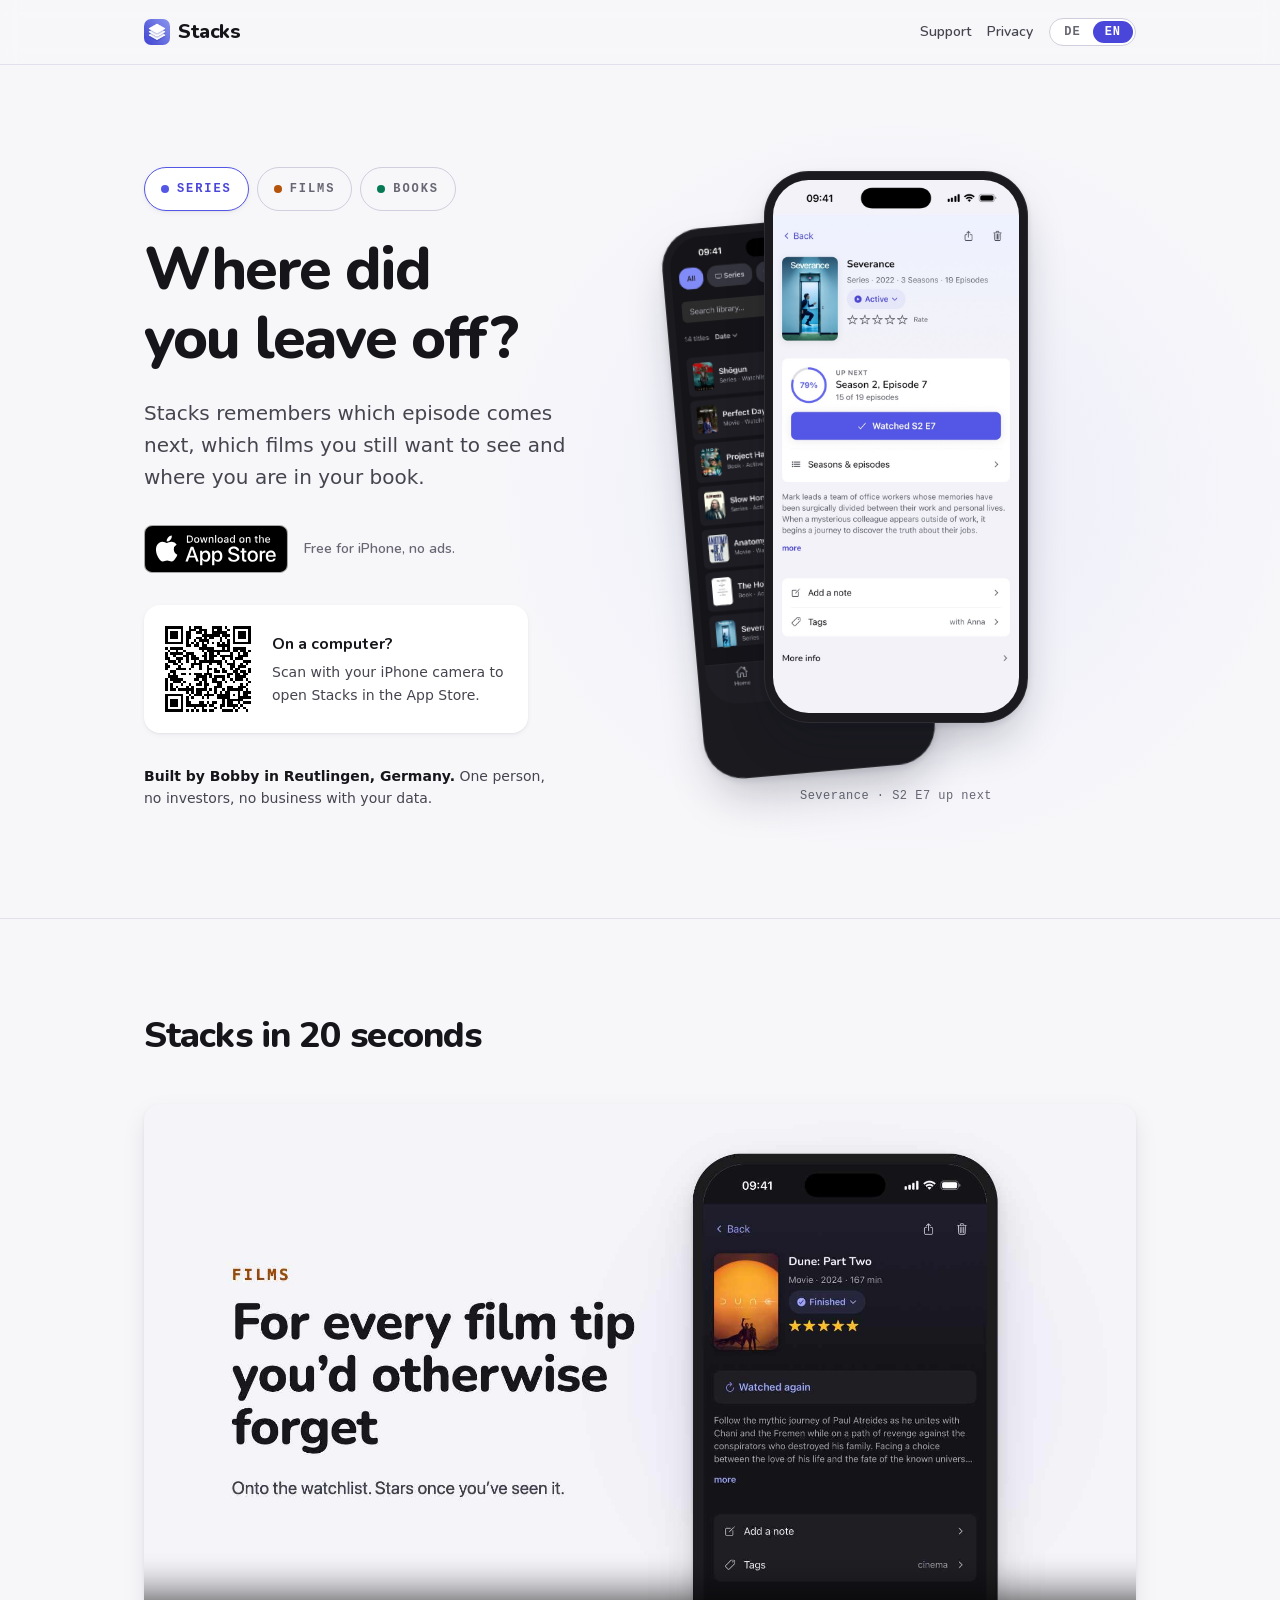
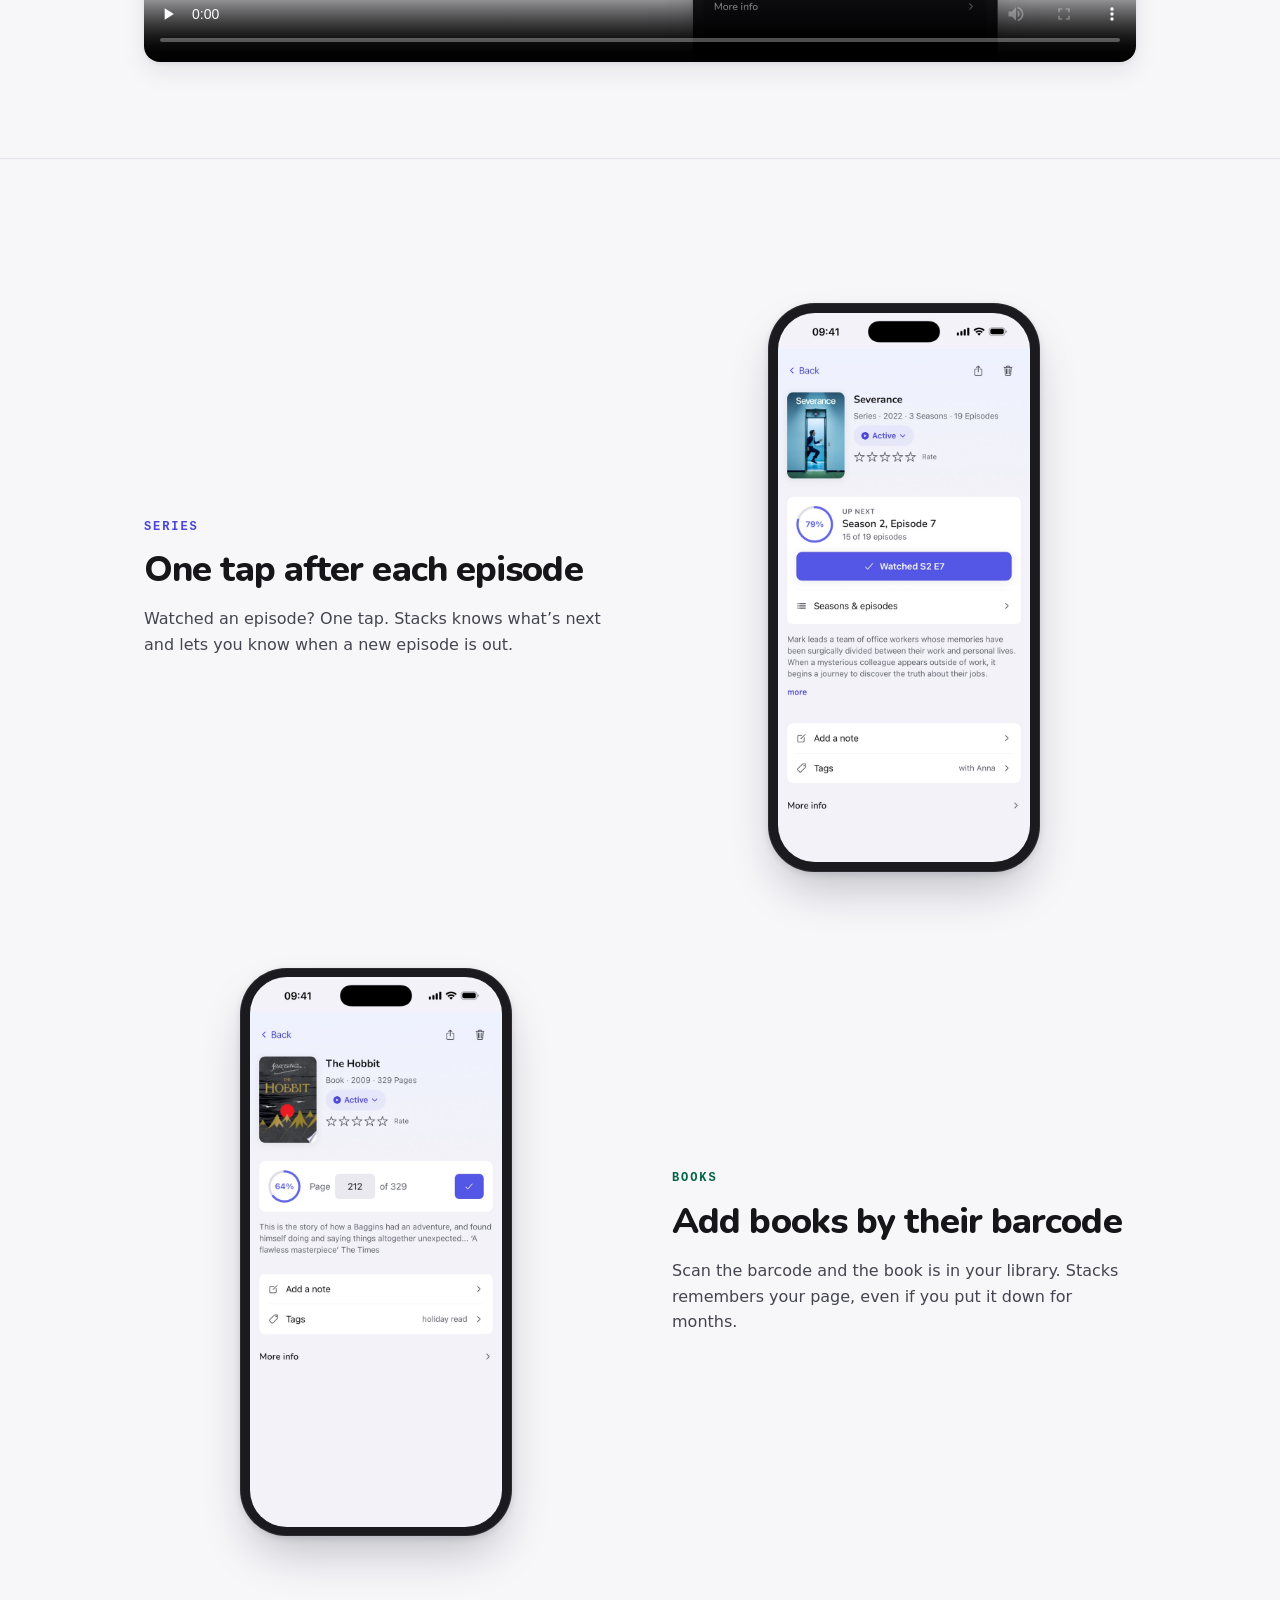
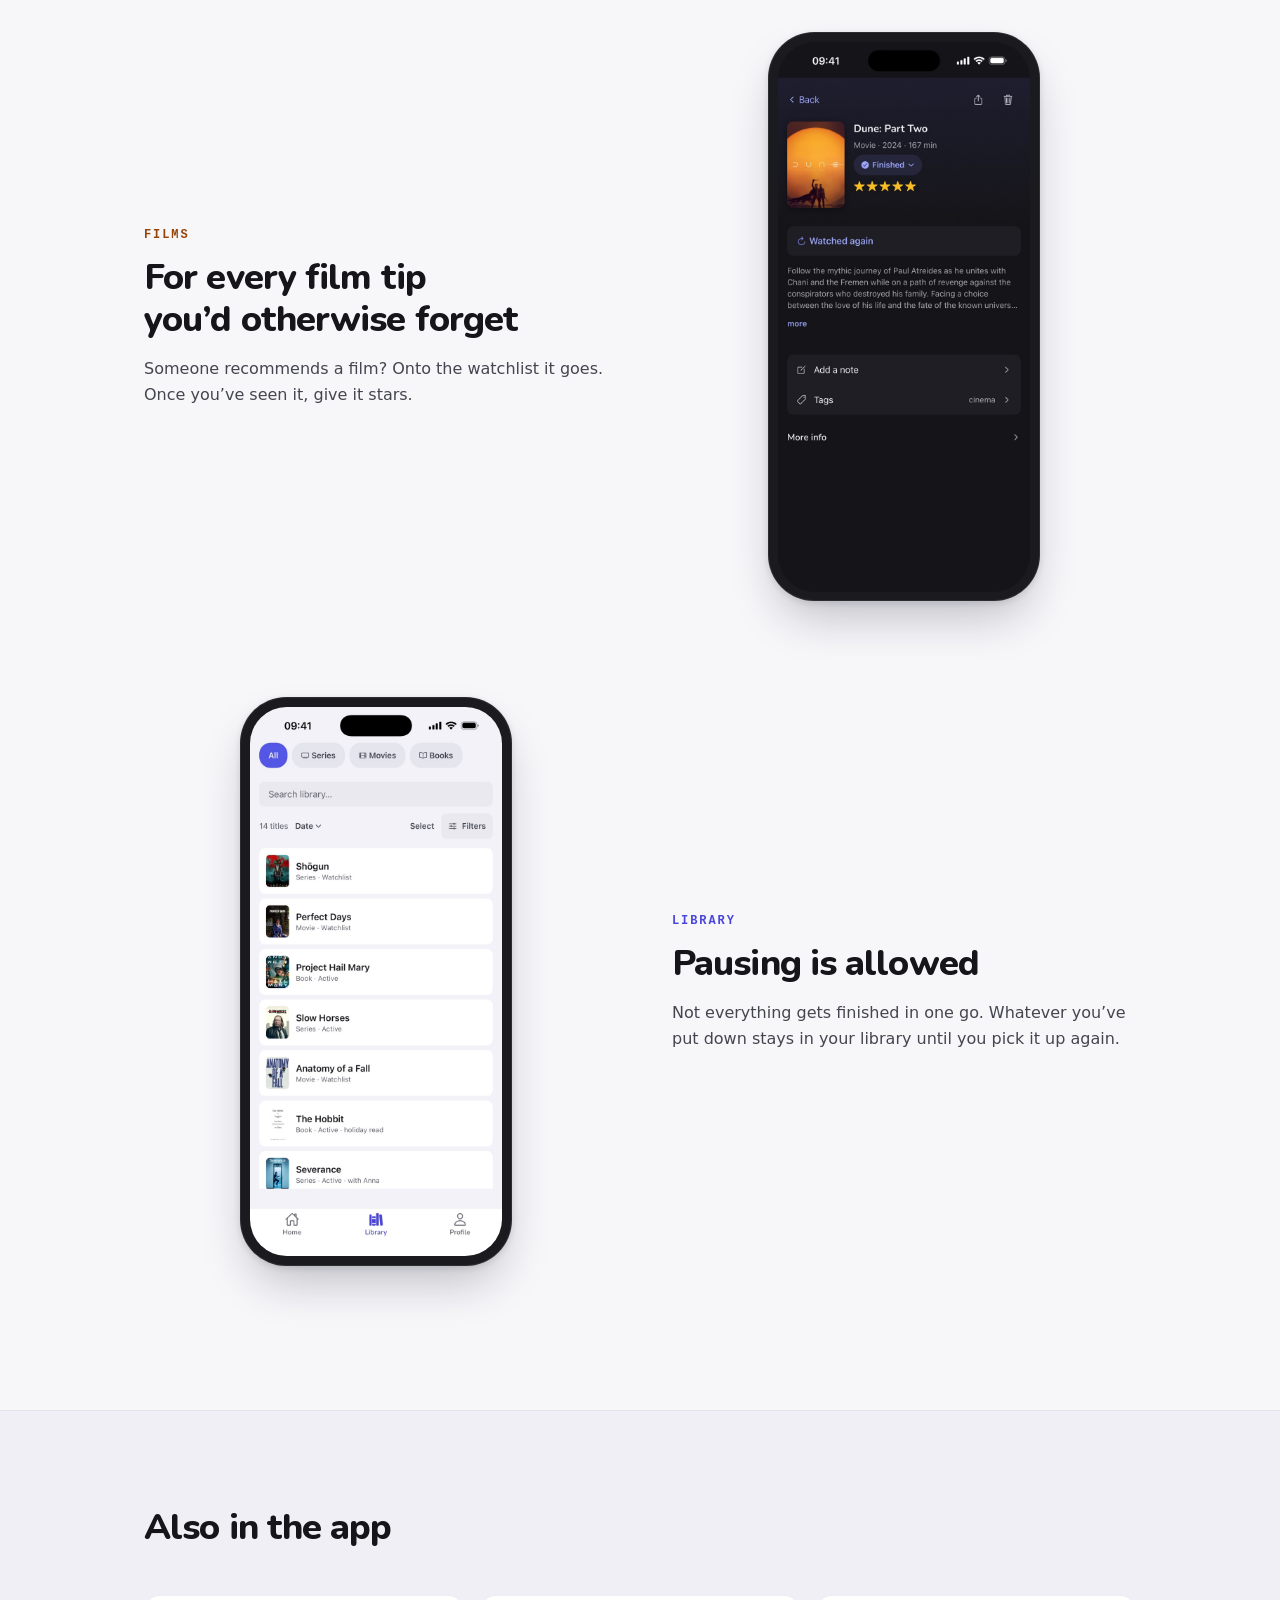
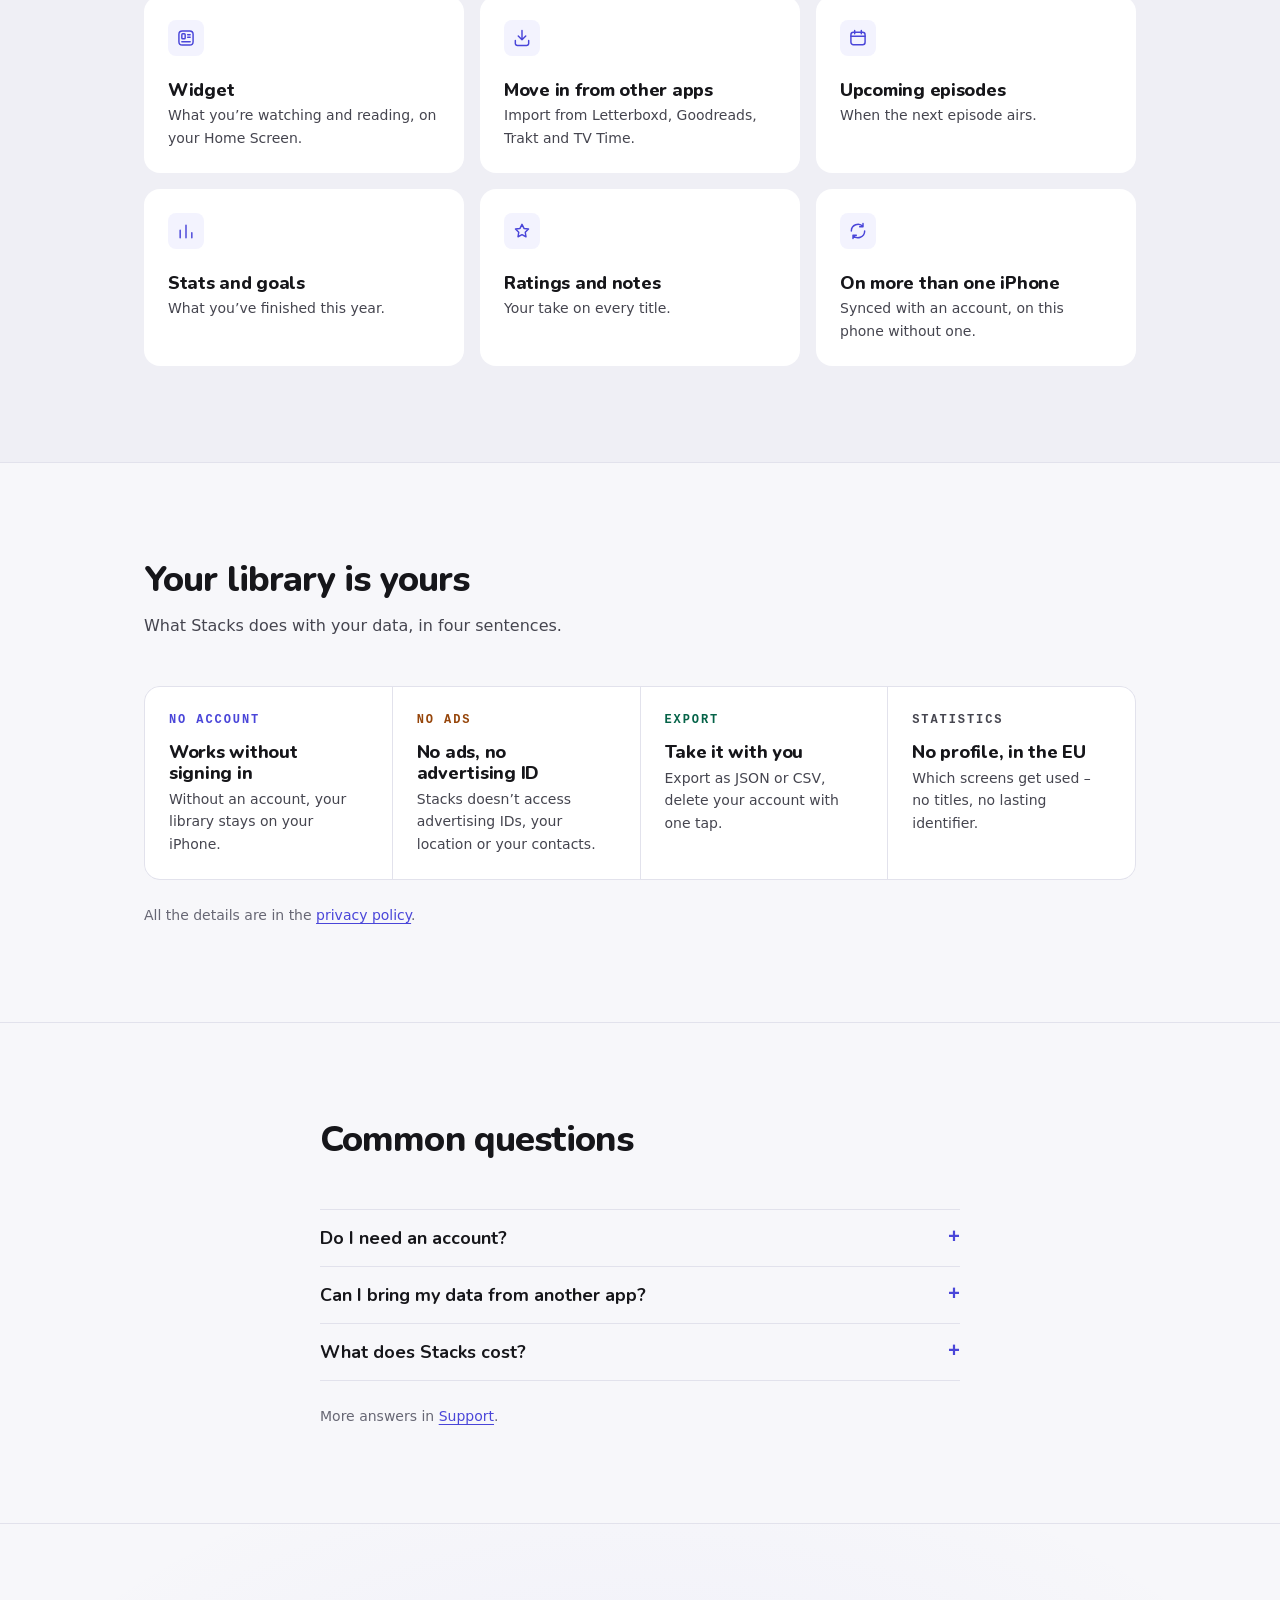
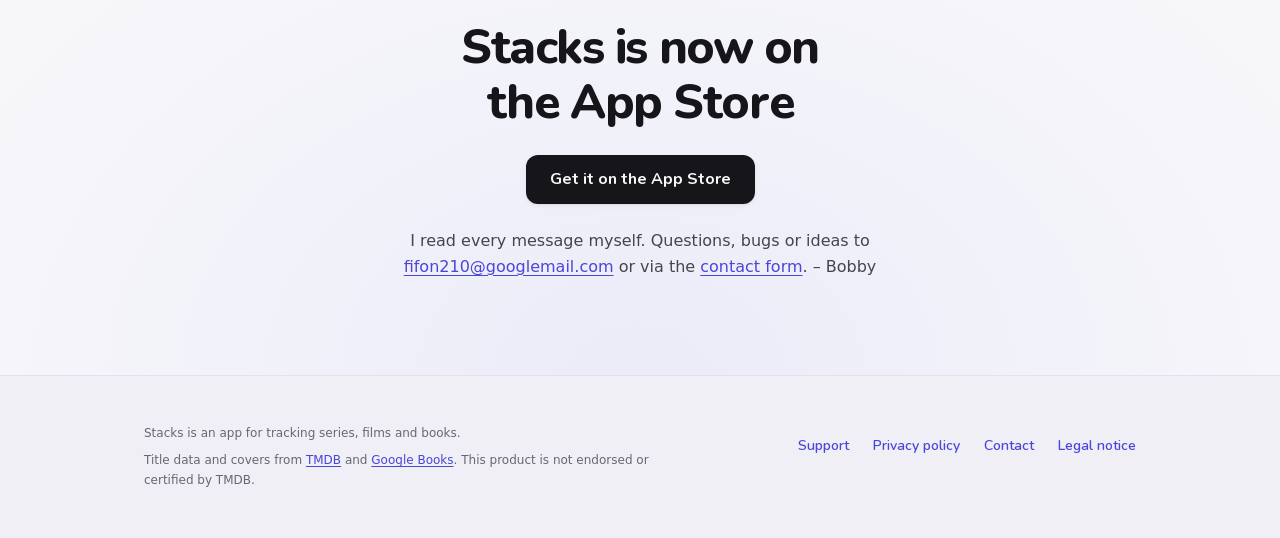
<file: index.html>
<!doctype html>
<html>
<head>
<meta charset="utf-8">
<meta name="viewport" content="width=device-width, initial-scale=1">
<title>Stacks — Serien, Filme und Bücher im Blick</title>
<meta name="description" content="Stacks merkt sich, welche Folge als Nächstes kommt, welche Filme du noch sehen willst und auf welcher Seite du im Buch bist. Kostenlos und ohne Werbung.">
<link rel="icon" href="assets/icon-180.png" type="image/png">
<link rel="apple-touch-icon" href="assets/icon-180.png">
<link rel="preload" href="assets/fonts/nunito-latin.woff2" as="font" type="font/woff2" crossorigin>
<link rel="stylesheet" href="assets/stacks.css">
<script src="assets/site.js"></script>
<script>
  /* Hero-Screenshots nur in der Sprache vorladen, die site.js gerade gesetzt hat — die
     Bilder selbst sind lazy, damit die ausgeblendete Sprache gar nicht lädt (228 KB).
     Mit JavaScript zeigt der Umschalter zuerst Serien; home.jpg ist nur der Fallback ohne JS. */
  ['series', 'library-dark'].forEach(function (name) {
    var link = document.createElement('link');
    link.rel = 'preload'; link.as = 'image';
    link.href = 'assets/shots/' + name + (document.documentElement.lang === 'en' ? '-en' : '') + '.jpg';
    document.head.appendChild(link);
  });
</script>
</head>
<body>

<a class="skip-link" href="#main">
  <span class="l" lang="de">Zum Inhalt springen</span>
  <span class="l" lang="en">Skip to content</span>
</a>

<header class="masthead">
  <div class="shell masthead__inner">
    <a class="wordmark" href="./">
      <img src="assets/icon-180.png" width="26" height="26" alt="">
      Stacks
    </a>
    <nav class="masthead__links">
      <a href="support/"><span class="l" lang="de">Support</span><span class="l" lang="en">Support</span></a>
      <a href="privacy-policy/"><span class="l" lang="de">Datenschutz</span><span class="l" lang="en">Privacy</span></a>
    </nav>
    <div class="langswitch">
      <span class="visually-hidden" id="lang-label">Sprache / Language</span>
      <button type="button" data-set-lang="de" aria-pressed="false" aria-describedby="lang-label">DE</button>
      <button type="button" data-set-lang="en" aria-pressed="false" aria-describedby="lang-label">EN</button>
    </div>
  </div>
</header>

<main id="main">

  <section class="hero">
    <div class="shell hero__inner">
      <div class="hero__copy">
        <div class="media-tabs" role="tablist" aria-label="Medientyp">
          <button type="button" role="tab" id="tab-series" data-kind="series" aria-selected="true" aria-controls="hero-phones"><span class="l" lang="de">Serien</span><span class="l" lang="en">Series</span></button>
          <button type="button" role="tab" id="tab-film" data-kind="film" aria-selected="false" aria-controls="hero-phones" tabindex="-1"><span class="l" lang="de">Filme</span><span class="l" lang="en">Films</span></button>
          <button type="button" role="tab" id="tab-book" data-kind="book" aria-selected="false" aria-controls="hero-phones" tabindex="-1"><span class="l" lang="de">Bücher</span><span class="l" lang="en">Books</span></button>
        </div>
        <p class="eyebrow">
          <span class="l" lang="de"><span class="is-series">Serien</span> · <span class="is-film">Filme</span> · <span class="is-book">Bücher</span></span>
          <span class="l" lang="en"><span class="is-series">Series</span> · <span class="is-film">Films</span> · <span class="is-book">Books</span></span>
        </p>

        <h1>
          <span class="l" lang="de">Wo warst du noch mal stehen geblieben?</span>
          <span class="l" lang="en">Where did you leave off?</span>
        </h1>

        <p class="hero__lede">
          <span class="l" lang="de">Stacks merkt sich, welche Folge als Nächstes kommt, welche Filme du noch sehen willst und wo du im Buch bist.</span>
          <span class="l" lang="en">Stacks remembers which episode comes next, which films you still want to see and where you are in your book.</span>
        </p>

        <div class="cta">
          <!-- Apples Original-Badge, unverändert (Marketing Guidelines): nur eins pro Seite,
               deshalb bleibt der Abschluss unten beim Text-Button. -->
          <a class="store-badge l" lang="de" href="https://apps.apple.com/de/app/stacks-mediatracker/id6795250381"><img src="assets/app-store-de.svg" width="144" height="48" alt="Laden im App Store"></a>
          <a class="store-badge l" lang="en" href="https://apps.apple.com/us/app/stacks-mediatracker/id6795250381"><img src="assets/app-store-en.svg" width="144" height="48" alt="Download on the App Store"></a>
          <p class="cta__note">
            <span class="l" lang="de">Kostenlos fürs iPhone, ohne Werbung.</span>
            <span class="l" lang="en">Free for iPhone, no ads.</span>
          </p>
        </div>

        <div class="qr-card">
          <a class="l" lang="de" href="https://apps.apple.com/de/app/stacks-mediatracker/id6795250381"><img src="assets/qr-de.svg" width="96" height="96" alt="QR-Code zum App Store" loading="lazy"></a>
          <a class="l" lang="en" href="https://apps.apple.com/us/app/stacks-mediatracker/id6795250381"><img src="assets/qr-en.svg" width="96" height="96" alt="QR code for the App Store" loading="lazy"></a>
          <div>
            <p class="qr-card__title"><span class="l" lang="de">Gerade am Computer?</span><span class="l" lang="en">On a computer?</span></p>
            <p class="qr-card__text"><span class="l" lang="de">Mit der iPhone-Kamera scannen, und Stacks öffnet sich direkt im App Store.</span><span class="l" lang="en">Scan with your iPhone camera to open Stacks in the App Store.</span></p>
          </div>
        </div>

        <!-- Bewusst ohne Foto (Wunsch des Autors). -->
        <p class="byline">
          <span class="l" lang="de"><strong>Gebaut von Bobby in Reutlingen.</strong> Eine Person, keine Investoren, kein Geschäft mit deinen Daten.</span>
          <span class="l" lang="en"><strong>Built by Bobby in Reutlingen, Germany.</strong> One person, no investors, no business with your data.</span>
        </p>
      </div>

      <!-- lazy + Preload im <head>: siehe dort. -->
      <div class="hero__phones" id="hero-phones" role="tabpanel" aria-labelledby="tab-series">
        <figure class="phone phone--back">
          <img class="l" lang="de" src="assets/shots/library-dark.jpg" width="718" height="1560" alt="" loading="lazy">
          <img class="l" lang="en" src="assets/shots/library-dark-en.jpg" width="718" height="1560" alt="" loading="lazy">
        </figure>
        <figure class="phone phone--front">
          <img class="l" lang="de" data-home src="assets/shots/home.jpg" width="718" height="1560" loading="lazy"
               alt="Startbildschirm von Stacks: die aktive Serie mit Fortschrittsbalken und dem Button „S4 E3 gesehen“, darunter eine weitere Serie, ein Buch mit Seitenstand und der Schnellzugriff auf Listen.">
          <img class="l" lang="en" data-home src="assets/shots/home-en.jpg" width="718" height="1560" loading="lazy"
               alt="The Stacks home screen: the active series with a progress bar and the “Watched S4 E3” button, below it another series, a book with its page and quick access to lists.">
          <img class="l is-active" lang="de" data-tab="series" src="assets/shots/series.jpg" width="718" height="1560" loading="lazy"
               alt="Detailansicht der Serie Severance: Status Aktiv, 79 Prozent gesehen, Staffel 2 Folge 7 als Nächstes, mit dem Button „S2 E7 gesehen“.">
          <img class="l is-active" lang="en" data-tab="series" src="assets/shots/series-en.jpg" width="718" height="1560" loading="lazy"
               alt="Detail view of the series Severance: status Active, 79 percent watched, season 2 episode 7 up next, with the “Watched S2 E7” button.">
          <img class="l" lang="de" data-tab="film" src="assets/shots/movie-dark.jpg" width="718" height="1560" loading="lazy"
               alt="Detailansicht des Films Dune: Part Two im Dark Mode, mit fünf Sternen bewertet und als Fertig markiert.">
          <img class="l" lang="en" data-tab="film" src="assets/shots/movie-dark-en.jpg" width="718" height="1560" loading="lazy"
               alt="Detail view of the film Dune: Part Two in dark mode, rated five stars and marked as finished.">
          <img class="l" lang="de" data-tab="book" src="assets/shots/book.jpg" width="718" height="1560" loading="lazy"
               alt="Detailansicht des Buchs Der Hobbit: Seite 212 von 444, 48 Prozent gelesen.">
          <img class="l" lang="en" data-tab="book" src="assets/shots/book-en.jpg" width="718" height="1560" loading="lazy"
               alt="Detail view of the book The Hobbit: page 212 of 329, 64 percent read.">
        </figure>
        <p class="hero__caption" aria-live="polite">
          <span class="is-active" lang="de" data-tab="series">Severance · S2 E7 als Nächstes</span><span class="is-active" lang="en" data-tab="series">Severance · S2 E7 up next</span>
          <span lang="de" data-tab="film">Dune: Part Two · fünf Sterne</span><span lang="en" data-tab="film">Dune: Part Two · five stars</span>
          <span lang="de" data-tab="book">Der Hobbit · Seite 212 von 444</span><span lang="en" data-tab="book">The Hobbit · page 212 of 329</span>
        </p>
      </div>
    </div>
  </section>

  <section class="band promo">
    <div class="shell">
      <div class="band__head">
        <h2>
          <span class="l" lang="de">Stacks in 20 Sekunden</span>
          <span class="l" lang="en">Stacks in 20 seconds</span>
        </h2>
      </div>
      <!-- Kein Autoplay: der Film hat Ton, und Bewegung soll niemand ungefragt bekommen.
           preload="none" lädt nur das Poster; der Film (2 MB) erst beim Abspielen.
           Je Sprache eine Quer- und eine Hochkant-Fassung: quer auf 390 px war die
           Schrift im Film 6–9 px hoch. Ausgeblendete Videos laden nichts. -->
      <video class="promo__video promo__video--h l" lang="de" controls playsinline preload="none" width="1920" height="1080"
             poster="assets/video/stacks-de.jpg"
             aria-label="Kurzfilm, 20 Sekunden: Stacks merkt sich die nächste Folge einer Serie, die Seite im Buch und die Sterne für einen Film. Ohne Werbung, ohne Nutzerprofil, kostenlos fürs iPhone.">
        <source src="assets/video/stacks-de.mp4" type="video/mp4">
      </video>
      <video class="promo__video promo__video--h l" lang="en" controls playsinline preload="none" width="1920" height="1080"
             poster="assets/video/stacks-en.jpg"
             aria-label="Short film, 20 seconds: Stacks remembers a series' next episode, your page in a book and the stars for a film. No ads, no user profile, free for iPhone.">
        <source src="assets/video/stacks-en.mp4" type="video/mp4">
      </video>
      <video class="promo__video promo__video--v l" lang="de" controls playsinline preload="none" width="1080" height="1920"
             poster="assets/video/stacks-v-de.jpg"
             aria-label="Kurzfilm, 20 Sekunden: Stacks merkt sich die nächste Folge einer Serie, die Seite im Buch und die Sterne für einen Film. Ohne Werbung, ohne Nutzerprofil, kostenlos fürs iPhone.">
        <source src="assets/video/stacks-v-de.mp4" type="video/mp4">
      </video>
      <video class="promo__video promo__video--v l" lang="en" controls playsinline preload="none" width="1080" height="1920"
             poster="assets/video/stacks-v-en.jpg"
             aria-label="Short film, 20 seconds: Stacks remembers a series' next episode, your page in a book and the stars for a film. No ads, no user profile, free for iPhone.">
        <source src="assets/video/stacks-v-en.mp4" type="video/mp4">
      </video>
    </div>
  </section>

  <section class="band">
    <div class="shell">

      <article class="showcase showcase--series">
        <div class="showcase__text">
          <p class="kicker"><span class="l" lang="de">Serien</span><span class="l" lang="en">Series</span></p>
          <h2>
            <span class="l" lang="de">Ein Tipp nach jeder Folge</span>
            <span class="l" lang="en">One tap after each episode</span>
          </h2>
          <p>
            <span class="l" lang="de">Folge gesehen, kurz tippen, fertig. Stacks weiß, wie es weitergeht, und sagt dir Bescheid, wenn eine neue Folge da ist.</span>
            <span class="l" lang="en">Watched an episode? One tap. Stacks knows what’s next and lets you know when a new episode is out.</span>
          </p>
        </div>
        <figure class="phone">
          <img class="l" lang="de" src="assets/shots/series.jpg" width="718" height="1560" loading="lazy"
               alt="Detailansicht der Serie Severance: Status Aktiv, 79 Prozent gesehen, Staffel 2 Folge 7 als Nächstes, mit dem Button „S2 E7 gesehen“.">
          <img class="l" lang="en" src="assets/shots/series-en.jpg" width="718" height="1560" loading="lazy"
               alt="Detail view of the series Severance: status Active, 79 percent watched, season 2 episode 7 up next, with the “Watched S2 E7” button.">
        </figure>
      </article>

      <article class="showcase showcase--book">
        <div class="showcase__text">
          <p class="kicker"><span class="l" lang="de">Bücher</span><span class="l" lang="en">Books</span></p>
          <h2>
            <span class="l" lang="de">Bücher per Barcode hinzufügen</span>
            <span class="l" lang="en">Add books by their barcode</span>
          </h2>
          <p>
            <span class="l" lang="de">Barcode scannen, und das Buch ist in deiner Sammlung. Stacks merkt sich deine Seite, auch wenn du monatelang nicht weiterliest.</span>
            <span class="l" lang="en">Scan the barcode and the book is in your library. Stacks remembers your page, even if you put it down for months.</span>
          </p>
        </div>
        <figure class="phone">
          <img class="l" lang="de" src="assets/shots/book.jpg" width="718" height="1560" loading="lazy"
               alt="Detailansicht des Buchs Der Hobbit: Seite 212 von 444, 48 Prozent gelesen.">
          <img class="l" lang="en" src="assets/shots/book-en.jpg" width="718" height="1560" loading="lazy"
               alt="Detail view of the book The Hobbit: page 212 of 329, 64 percent read.">
        </figure>
      </article>

      <article class="showcase showcase--film">
        <div class="showcase__text">
          <p class="kicker"><span class="l" lang="de">Filme</span><span class="l" lang="en">Films</span></p>
          <h2>
            <span class="l" lang="de">Für jeden Filmtipp, den du sonst vergisst</span>
            <span class="l" lang="en">For every film tip you’d otherwise forget</span>
          </h2>
          <p>
            <span class="l" lang="de">Jemand empfiehlt dir einen Film? Ab auf die Merkliste. Wenn du ihn gesehen hast, gibst du ihm Sterne.</span>
            <span class="l" lang="en">Someone recommends a film? Onto the watchlist it goes. Once you’ve seen it, give it stars.</span>
          </p>
        </div>
        <figure class="phone">
          <img class="l" lang="de" src="assets/shots/movie-dark.jpg" width="718" height="1560" loading="lazy"
               alt="Detailansicht des Films Dune: Part Two im Dark Mode, mit fünf Sternen bewertet und als Fertig markiert.">
          <img class="l" lang="en" src="assets/shots/movie-dark-en.jpg" width="718" height="1560" loading="lazy"
               alt="Detail view of the film Dune: Part Two in dark mode, rated five stars and marked as finished.">
        </figure>
      </article>

      <article class="showcase">
        <div class="showcase__text">
          <p class="kicker"><span class="l" lang="de">Sammlung</span><span class="l" lang="en">Library</span></p>
          <h2>
            <span class="l" lang="de">Pausieren ist erlaubt</span>
            <span class="l" lang="en">Pausing is allowed</span>
          </h2>
          <p>
            <span class="l" lang="de">Nicht alles schaut man am Stück. Was gerade ruht, bleibt in deiner Sammlung und wartet, bis du weitermachst.</span>
            <span class="l" lang="en">Not everything gets finished in one go. Whatever you’ve put down stays in your library until you pick it up again.</span>
          </p>
        </div>
        <figure class="phone">
          <img class="l" lang="de" src="assets/shots/library.jpg" width="718" height="1560" loading="lazy"
               alt="Die Sammlung mit 14 Titeln, filterbar nach Serien, Filmen und Büchern, jeder Eintrag mit Cover, Typ und Status.">
          <img class="l" lang="en" src="assets/shots/library-en.jpg" width="718" height="1560" loading="lazy"
               alt="The library with 14 titles, filterable by series, films and books, each entry with cover, type and status.">
        </figure>
      </article>

    </div>
  </section>

  <section class="band band--sunken">
    <div class="shell">
      <div class="band__head">
        <h2>
          <span class="l" lang="de">Außerdem in der App</span>
          <span class="l" lang="en">Also in the app</span>
        </h2>
      </div>

      <ul class="tiles">
        <li class="tile">
          <svg viewBox="0 0 24 24" aria-hidden="true"><rect x="3.5" y="3.5" width="17" height="17" rx="4"/><rect x="7" y="7" width="4" height="6" rx="1"/><path d="M14 8h3M14 11h3M7 16.5h10"/></svg>
          <h3><span class="l" lang="de">Widget</span><span class="l" lang="en">Widget</span></h3>
          <p><span class="l" lang="de">Was du gerade schaust und liest, auf dem Home-Bildschirm.</span><span class="l" lang="en">What you’re watching and reading, on your Home Screen.</span></p>
        </li>
        <li class="tile">
          <svg viewBox="0 0 24 24" aria-hidden="true"><path d="M12 3v11M7.5 9.5L12 14l4.5-4.5M4 15v3.5A2.5 2.5 0 0 0 6.5 21h11a2.5 2.5 0 0 0 2.5-2.5V15"/></svg>
          <h3><span class="l" lang="de">Umzug aus anderen Apps</span><span class="l" lang="en">Move in from other apps</span></h3>
          <p><span class="l" lang="de">Import aus Letterboxd, Goodreads, Trakt und TV Time.</span><span class="l" lang="en">Import from Letterboxd, Goodreads, Trakt and TV Time.</span></p>
        </li>
        <li class="tile">
          <svg viewBox="0 0 24 24" aria-hidden="true"><rect x="3.5" y="5" width="17" height="15" rx="3"/><path d="M3.5 10h17M8 3v4M16 3v4"/></svg>
          <h3><span class="l" lang="de">Kommende Folgen</span><span class="l" lang="en">Upcoming episodes</span></h3>
          <p><span class="l" lang="de">Wann die nächste Folge kommt.</span><span class="l" lang="en">When the next episode airs.</span></p>
        </li>
        <li class="tile">
          <svg viewBox="0 0 24 24" aria-hidden="true"><path d="M5 20V11M12 20V5M19 20v-6"/></svg>
          <h3><span class="l" lang="de">Statistiken und Ziele</span><span class="l" lang="en">Stats and goals</span></h3>
          <p><span class="l" lang="de">Was du dieses Jahr geschafft hast.</span><span class="l" lang="en">What you’ve finished this year.</span></p>
        </li>
        <li class="tile">
          <svg viewBox="0 0 24 24" aria-hidden="true"><path d="M12 4l2.4 4.9 5.4.8-3.9 3.8.9 5.4L12 16.4l-4.8 2.5.9-5.4-3.9-3.8 5.4-.8z"/></svg>
          <h3><span class="l" lang="de">Bewertungen und Notizen</span><span class="l" lang="en">Ratings and notes</span></h3>
          <p><span class="l" lang="de">Deine Meinung zu jedem Titel.</span><span class="l" lang="en">Your take on every title.</span></p>
        </li>
        <li class="tile">
          <svg viewBox="0 0 24 24" aria-hidden="true"><path d="M20 12a8 8 0 0 1-14 5.3M4 12a8 8 0 0 1 14-5.3M18 3v4h-4M6 21v-4h4"/></svg>
          <h3><span class="l" lang="de">Auf mehreren iPhones</span><span class="l" lang="en">On more than one iPhone</span></h3>
          <p><span class="l" lang="de">Mit Konto überall gleich, ohne Konto nur auf diesem.</span><span class="l" lang="en">Synced with an account, on this phone without one.</span></p>
        </li>
      </ul>
    </div>
  </section>

  <section class="band">
    <div class="shell">
      <div class="band__head">
        <h2>
          <span class="l" lang="de">Deine Sammlung gehört dir</span>
          <span class="l" lang="en">Your library is yours</span>
        </h2>
        <p>
          <span class="l" lang="de">Was Stacks mit deinen Daten macht, in vier Sätzen.</span>
          <span class="l" lang="en">What Stacks does with your data, in four sentences.</span>
        </p>
      </div>
      <ul class="facts">
        <li>
          <p class="kicker kicker--series"><span class="l" lang="de">Kein Konto</span><span class="l" lang="en">No account</span></p>
          <h3><span class="l" lang="de">Funktioniert ohne Anmeldung</span><span class="l" lang="en">Works without signing in</span></h3>
          <p><span class="l" lang="de">Ohne Konto bleibt deine Sammlung auf deinem iPhone.</span><span class="l" lang="en">Without an account, your library stays on your iPhone.</span></p>
        </li>
        <li>
          <p class="kicker kicker--film"><span class="l" lang="de">Keine Werbung</span><span class="l" lang="en">No ads</span></p>
          <h3><span class="l" lang="de">Keine Anzeigen, keine Werbe-ID</span><span class="l" lang="en">No ads, no advertising ID</span></h3>
          <p><span class="l" lang="de">Stacks greift weder auf Werbe-IDs noch auf Standort oder Kontakte zu.</span><span class="l" lang="en">Stacks doesn’t access advertising IDs, your location or your contacts.</span></p>
        </li>
        <li>
          <p class="kicker kicker--book"><span class="l" lang="de">Export</span><span class="l" lang="en">Export</span></p>
          <h3><span class="l" lang="de">Jederzeit mitnehmen</span><span class="l" lang="en">Take it with you</span></h3>
          <p><span class="l" lang="de">Export als JSON oder CSV, Konto mit einem Tipp löschen.</span><span class="l" lang="en">Export as JSON or CSV, delete your account with one tap.</span></p>
        </li>
        <li>
          <p class="kicker kicker--soft"><span class="l" lang="de">Statistik</span><span class="l" lang="en">Statistics</span></p>
          <h3><span class="l" lang="de">Ohne Profil, in der EU</span><span class="l" lang="en">No profile, in the EU</span></h3>
          <p><span class="l" lang="de">Welche Bildschirme genutzt werden – ohne Titel, ohne dauerhafte Kennung.</span><span class="l" lang="en">Which screens get used – no titles, no lasting identifier.</span></p>
        </li>
      </ul>
      <p class="band__foot">
        <span class="l" lang="de">Alle Details in der <a href="privacy-policy/">Datenschutzerklärung</a>.</span>
        <span class="l" lang="en">All the details are in the <a href="privacy-policy/">privacy policy</a>.</span>
      </p>
    </div>
  </section>

  <section class="band">
    <div class="shell shell--prose">
      <div class="band__head">
        <h2>
          <span class="l" lang="de">Häufige Fragen</span>
          <span class="l" lang="en">Common questions</span>
        </h2>
      </div>
      <div class="l faq" lang="de">
        <details>
          <summary>Brauche ich ein Konto?</summary>
          <p>Nein. Stacks funktioniert vollständig ohne Anmeldung – alle Einträge bleiben dann lokal auf dem Gerät. Ein Konto ist nur nötig, wenn du deine Bibliothek zwischen Geräten synchronisieren möchtest.</p>
        </details>
        <details>
          <summary>Kann ich meine Daten aus einer anderen App mitnehmen?</summary>
          <p>Ja. Stacks importiert Exporte aus Letterboxd, Goodreads, Trakt und TV Time – Serien kommen mit allen gesehenen Folgen.</p>
        </details>
        <details>
          <summary>Was kostet Stacks?</summary>
          <p>Nichts. Stacks ist kostenlos fürs iPhone und zeigt keine Werbung.</p>
        </details>
      </div>
      <div class="l faq" lang="en">
        <details>
          <summary>Do I need an account?</summary>
          <p>No. Stacks works fully without signing in – every entry then stays on your device. You only need an account to sync your library across devices.</p>
        </details>
        <details>
          <summary>Can I bring my data from another app?</summary>
          <p>Yes. Stacks imports exports from Letterboxd, Goodreads, Trakt and TV Time – shows come in with every episode you watched.</p>
        </details>
        <details>
          <summary>What does Stacks cost?</summary>
          <p>Nothing. Stacks is free for iPhone and shows no ads.</p>
        </details>
      </div>
      <p class="band__foot">
        <span class="l" lang="de">Mehr Antworten im <a href="support/">Support</a>.</span>
        <span class="l" lang="en">More answers in <a href="support/">Support</a>.</span>
      </p>
    </div>
  </section>

  <section class="closer">
    <div class="shell closer__inner">
      <h2>
        <span class="l" lang="de">Stacks gibt es jetzt im App Store</span>
        <span class="l" lang="en">Stacks is now on the App Store</span>
      </h2>
      <a class="badge l" lang="de" href="https://apps.apple.com/de/app/stacks-mediatracker/id6795250381">Im App Store laden</a>
      <a class="badge l" lang="en" href="https://apps.apple.com/us/app/stacks-mediatracker/id6795250381">Get it on the App Store</a>
      <p class="closer__note">
        <span class="l" lang="de">Ich lese jede Nachricht selbst. Fragen, Fehler oder Wünsche an <a href="mailto:fifon210@googlemail.com">fifon210@googlemail.com</a> oder übers <a href="kontakt/">Kontaktformular</a>. – Bobby</span>
        <span class="l" lang="en">I read every message myself. Questions, bugs or ideas to <a href="mailto:fifon210@googlemail.com">fifon210@googlemail.com</a> or via the <a href="kontakt/">contact form</a>. – Bobby</span>
      </p>
    </div>
  </section>

</main>

<footer class="colophon">
  <div class="shell colophon__inner">
    <div>
      <small>
        <span class="l" lang="de">Stacks ist eine App zum Verfolgen von Serien, Filmen und Büchern.</span>
        <span class="l" lang="en">Stacks is an app for tracking series, films and books.</span>
      </small>
      <small>
        <span class="l" lang="de">Titeldaten und Cover von <a href="https://www.themoviedb.org">TMDB</a> und <a href="https://books.google.com">Google Books</a>. Dieses Produkt wird von TMDB weder unterstützt noch zertifiziert.</span>
        <span class="l" lang="en">Title data and covers from <a href="https://www.themoviedb.org">TMDB</a> and <a href="https://books.google.com">Google Books</a>. This product is not endorsed or certified by TMDB.</span>
      </small>
    </div>
    <nav>
      <a href="support/"><span class="l" lang="de">Support</span><span class="l" lang="en">Support</span></a>
      <a href="privacy-policy/"><span class="l" lang="de">Datenschutz</span><span class="l" lang="en">Privacy policy</span></a>
      <a href="kontakt/"><span class="l" lang="de">Kontakt</span><span class="l" lang="en">Contact</span></a>
      <a href="privacy-policy/#impressum"><span class="l" lang="de">Impressum</span><span class="l" lang="en">Legal notice</span></a>
    </nav>
  </div>
</footer>

</body>
</html>
</file>
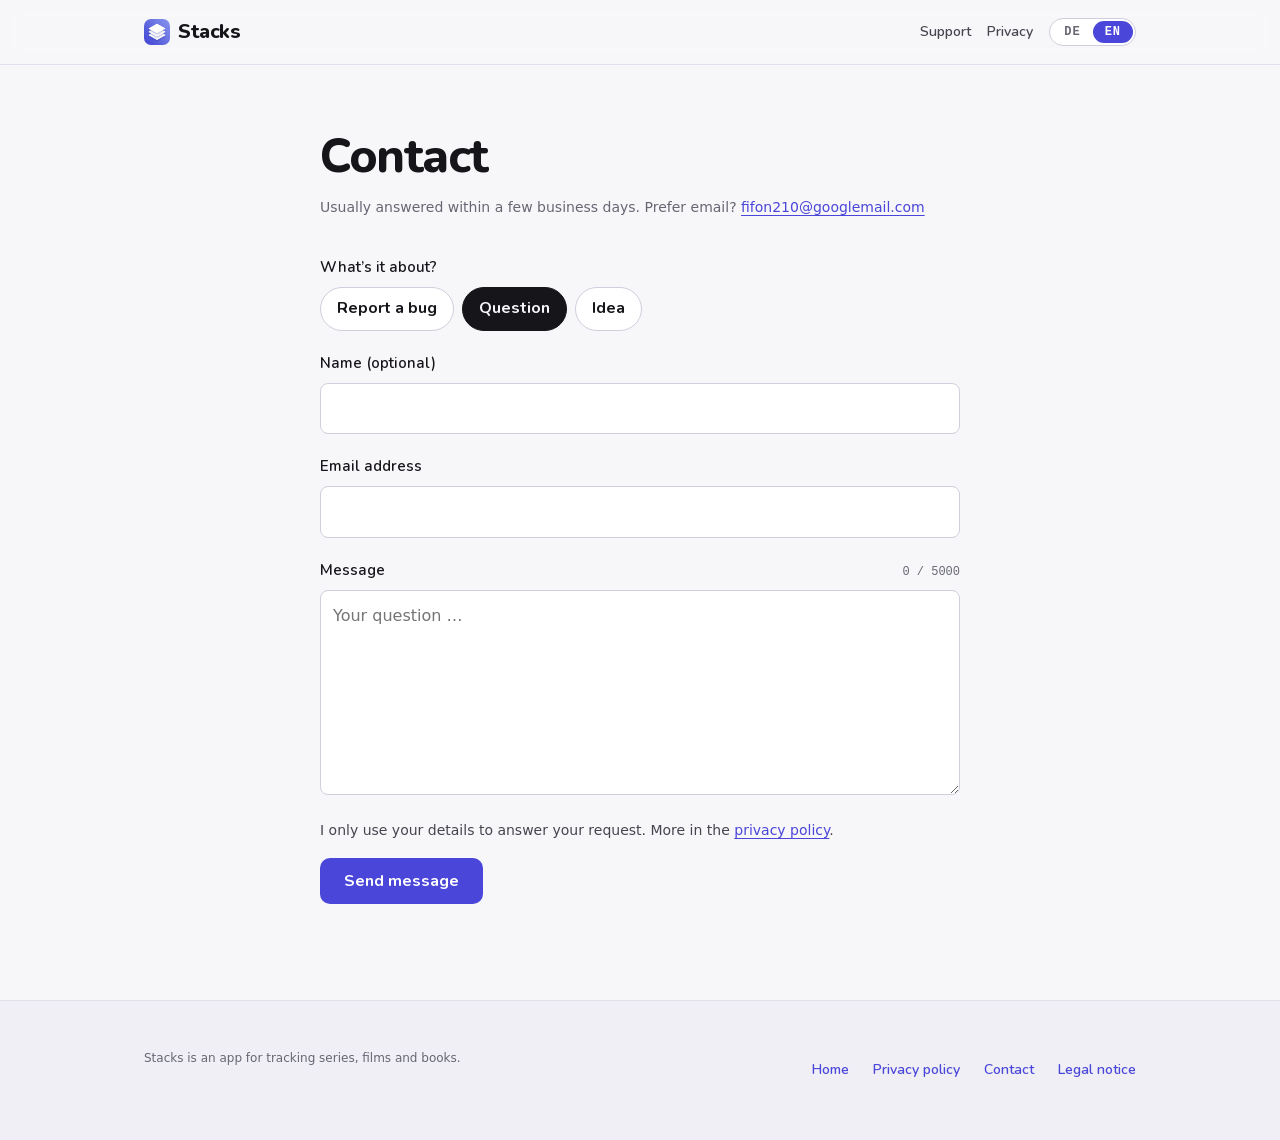
<file: kontakt/index.html>
<!doctype html>
<html>
<head>
<meta charset="utf-8">
<meta name="viewport" content="width=device-width, initial-scale=1">
<title>Kontakt — Stacks</title>
<meta name="description" content="Kontaktformular für Fragen, Fehlerberichte und Anliegen rund um die App Stacks.">
<link rel="icon" href="../assets/icon-180.png" type="image/png">
<link rel="apple-touch-icon" href="../assets/icon-180.png">
<link rel="stylesheet" href="../assets/stacks.css">
<script src="../assets/site.js"></script>
</head>
<body>

<a class="skip-link" href="#main">
  <span class="l" lang="de">Zum Inhalt springen</span>
  <span class="l" lang="en">Skip to content</span>
</a>

<header class="masthead">
  <div class="shell masthead__inner">
    <a class="wordmark" href="../">
      <img src="../assets/icon-180.png" width="26" height="26" alt="">
      Stacks
    </a>
    <nav class="masthead__links">
      <a href="../support/"><span class="l" lang="de">Support</span><span class="l" lang="en">Support</span></a>
      <a href="../privacy-policy/"><span class="l" lang="de">Datenschutz</span><span class="l" lang="en">Privacy</span></a>
    </nav>
    <div class="langswitch">
      <span class="visually-hidden" id="lang-label">Sprache / Language</span>
      <button type="button" data-set-lang="de" aria-pressed="false" aria-describedby="lang-label">DE</button>
      <button type="button" data-set-lang="en" aria-pressed="false" aria-describedby="lang-label">EN</button>
    </div>
  </div>
</header>

<main id="main">
  <div class="shell shell--prose page-head">
    <h1><span class="l" lang="de">Kontakt</span><span class="l" lang="en">Contact</span></h1>
    <p>
      <span class="l" lang="de">Antwort in der Regel innerhalb weniger Werktage. Lieber per Mail? <a href="mailto:fifon210@googlemail.com">fifon210@googlemail.com</a></span>
      <span class="l" lang="en">Usually answered within a few business days. Prefer email? <a href="mailto:fifon210@googlemail.com">fifon210@googlemail.com</a></span>
    </p>
  </div>

  <div class="shell shell--prose prose">
    <div class="form-status" data-status="sent" role="status" hidden>
      <p><span class="l" lang="de">Danke, deine Nachricht ist angekommen. Ich antworte in der Regel innerhalb weniger Werktage.</span><span class="l" lang="en">Thanks, your message has arrived. I usually reply within a few working days.</span></p>
    </div>
    <div class="form-status form-status--error" data-status="email" role="alert" hidden>
      <p><span class="l" lang="de">Bitte gib eine gültige E-Mail-Adresse an, damit ich antworten kann.</span><span class="l" lang="en">Please enter a valid email address so I can reply.</span></p>
    </div>
    <div class="form-status form-status--error" data-status="message" role="alert" hidden>
      <p><span class="l" lang="de">Die Nachricht ist zu kurz — schreib bitte ein paar Worte mehr.</span><span class="l" lang="en">The message is too short — please write a few more words.</span></p>
    </div>
    <div class="form-status form-status--error" data-status="too-long" role="alert" hidden>
      <p><span class="l" lang="de">Ein Feld ist zu lang. Die Nachricht darf höchstens 5000 Zeichen haben.</span><span class="l" lang="en">A field is too long. The message may have at most 5,000 characters.</span></p>
    </div>
    <div class="form-status form-status--error" data-status="failed" role="alert" hidden>
      <p><span class="l" lang="de">Die Nachricht konnte gerade nicht verschickt werden. Bitte versuch es später noch einmal oder schreib per E-Mail.</span><span class="l" lang="en">The message could not be sent just now. Please try again later or write by email.</span></p>
    </div>

    <form class="contact-form" id="formular" method="post" action="https://wnvxlxsnkctjnrxqmcts.supabase.co/functions/v1/contact">
      <input type="hidden" name="lang" value="de">

      <fieldset class="topics">
        <legend><span class="l" lang="de">Worum geht’s?</span><span class="l" lang="en">What’s it about?</span></legend>
        <div class="topics__row">
          <label><input type="radio" name="topic" value="bug"><span class="pill"><span class="l" lang="de">Fehler melden</span><span class="l" lang="en">Report a bug</span></span></label>
          <label><input type="radio" name="topic" value="question" checked><span class="pill"><span class="l" lang="de">Frage</span><span class="l" lang="en">Question</span></span></label>
          <label><input type="radio" name="topic" value="idea"><span class="pill"><span class="l" lang="de">Idee</span><span class="l" lang="en">Idea</span></span></label>
        </div>
      </fieldset>

      <!-- Ohne JavaScript bleibt das hidden-Attribut stehen; site.js blendet ein, sobald "Fehler melden" gewählt ist. -->
      <div class="bug-hint bug-only" hidden>
        <p><span class="l" lang="de">Damit ich den Fehler schnell finde:</span><span class="l" lang="en">To help me find the bug quickly:</span></p>
        <ul class="l" lang="de">
          <li>Was passiert ist und was du erwartet hättest</li>
          <li>Die Schritte, mit denen sich das Verhalten wiederholen lässt</li>
          <li>Gerät und Betriebssystem-Version</li>
        </ul>
        <ul class="l" lang="en">
          <li>What happened and what you expected instead</li>
          <li>The steps that reproduce the behaviour</li>
          <li>Your device and OS version</li>
        </ul>
      </div>
      <label class="bug-only" for="cf-version" hidden><span class="l" lang="de">App-Version (Profil → App-Version)</span><span class="l" lang="en">App version (Profile → App version)</span></label>
      <input class="bug-only app-version" id="cf-version" name="app_version" type="text" maxlength="40" autocomplete="off" hidden>

      <label for="cf-name"><span class="l" lang="de">Name (optional)</span><span class="l" lang="en">Name (optional)</span></label>
      <input id="cf-name" name="name" type="text" maxlength="100" autocomplete="name">

      <label for="cf-email"><span class="l" lang="de">E-Mail-Adresse</span><span class="l" lang="en">Email address</span></label>
      <input id="cf-email" name="email" type="email" maxlength="254" autocomplete="email" required aria-describedby="cf-email-error">
      <p class="field-error" id="cf-email-error" role="alert" hidden><span class="l" lang="de">Bitte gib eine gültige E-Mail-Adresse an, damit ich antworten kann.</span><span class="l" lang="en">Please enter a valid email address so I can reply.</span></p>

      <div class="label-row">
        <label for="cf-message"><span class="l" lang="de">Nachricht</span><span class="l" lang="en">Message</span></label>
        <span class="counter" aria-hidden="true"></span>
      </div>
      <textarea id="cf-message" name="message" rows="7" minlength="10" maxlength="5000" required aria-describedby="cf-message-error"></textarea>
      <p class="field-error" id="cf-message-error" role="alert" hidden><span class="l" lang="de">Die Nachricht ist zu kurz — schreib bitte ein paar Worte mehr.</span><span class="l" lang="en">The message is too short — please write a few more words.</span></p>

      <!-- Für Menschen unsichtbar; wer es ausfüllt, ist ein Bot. -->
      <div class="contact-form__trap" aria-hidden="true">
        <label for="cf-website">Website</label>
        <input id="cf-website" name="website" type="text" tabindex="-1" autocomplete="off">
      </div>

      <p class="contact-form__note">
        <span class="l" lang="de">Deine Angaben verwende ich nur, um deine Anfrage zu beantworten. Mehr dazu in der <a href="../privacy-policy/#de-2">Datenschutzerklärung</a>.</span>
        <span class="l" lang="en">I only use your details to answer your request. More in the <a href="../privacy-policy/#en-2">privacy policy</a>.</span>
      </p>

      <button type="submit"><span class="l" lang="de">Nachricht senden</span><span class="l" lang="en">Send message</span></button>
    </form>

    <section class="contact sent" role="status" hidden>
      <h2 tabindex="-1"><span class="l" lang="de">Danke, ist angekommen.</span><span class="l" lang="en">Thanks, it’s arrived.</span></h2>
      <p><span class="l" lang="de">Ich antworte an <strong data-sent-email></strong>, in der Regel innerhalb weniger Werktage.</span><span class="l" lang="en">I’ll reply to <strong data-sent-email></strong>, usually within a few business days.</span></p>
      <div class="actions">
        <button type="button" class="button button--secondary" data-new-message><span class="l" lang="de">Neue Nachricht</span><span class="l" lang="en">New message</span></button>
      </div>
    </section>
  </div>
</main>

<footer class="colophon">
  <div class="shell colophon__inner">
    <div>
      <small>
        <span class="l" lang="de">Stacks ist eine App zum Verfolgen von Serien, Filmen und Büchern.</span>
        <span class="l" lang="en">Stacks is an app for tracking series, films and books.</span>
      </small>
    </div>
    <nav>
      <a href="../"><span class="l" lang="de">Start</span><span class="l" lang="en">Home</span></a>
      <a href="../privacy-policy/"><span class="l" lang="de">Datenschutz</span><span class="l" lang="en">Privacy policy</span></a>
      <a href="./" aria-current="page"><span class="l" lang="de">Kontakt</span><span class="l" lang="en">Contact</span></a>
      <a href="../privacy-policy/#impressum"><span class="l" lang="de">Impressum</span><span class="l" lang="en">Legal notice</span></a>
    </nav>
  </div>
</footer>

</body>
</html>
</file>
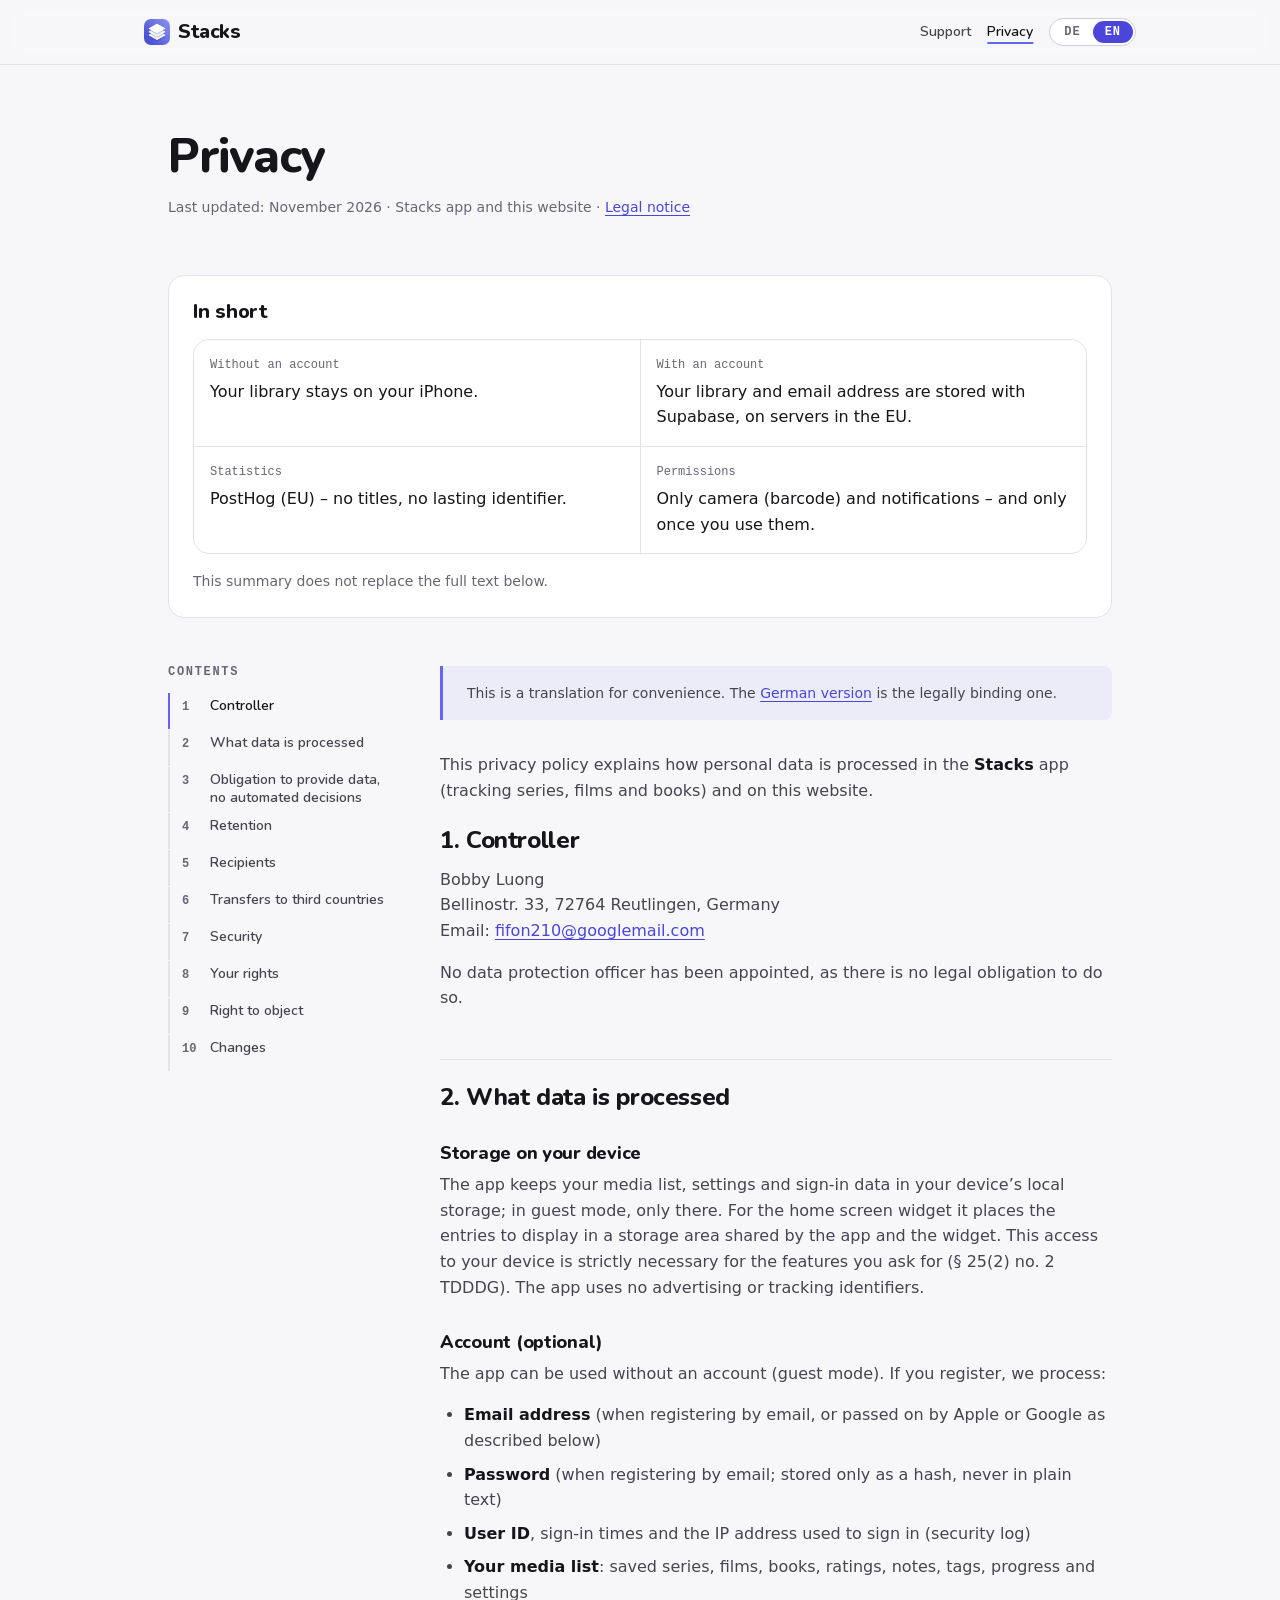
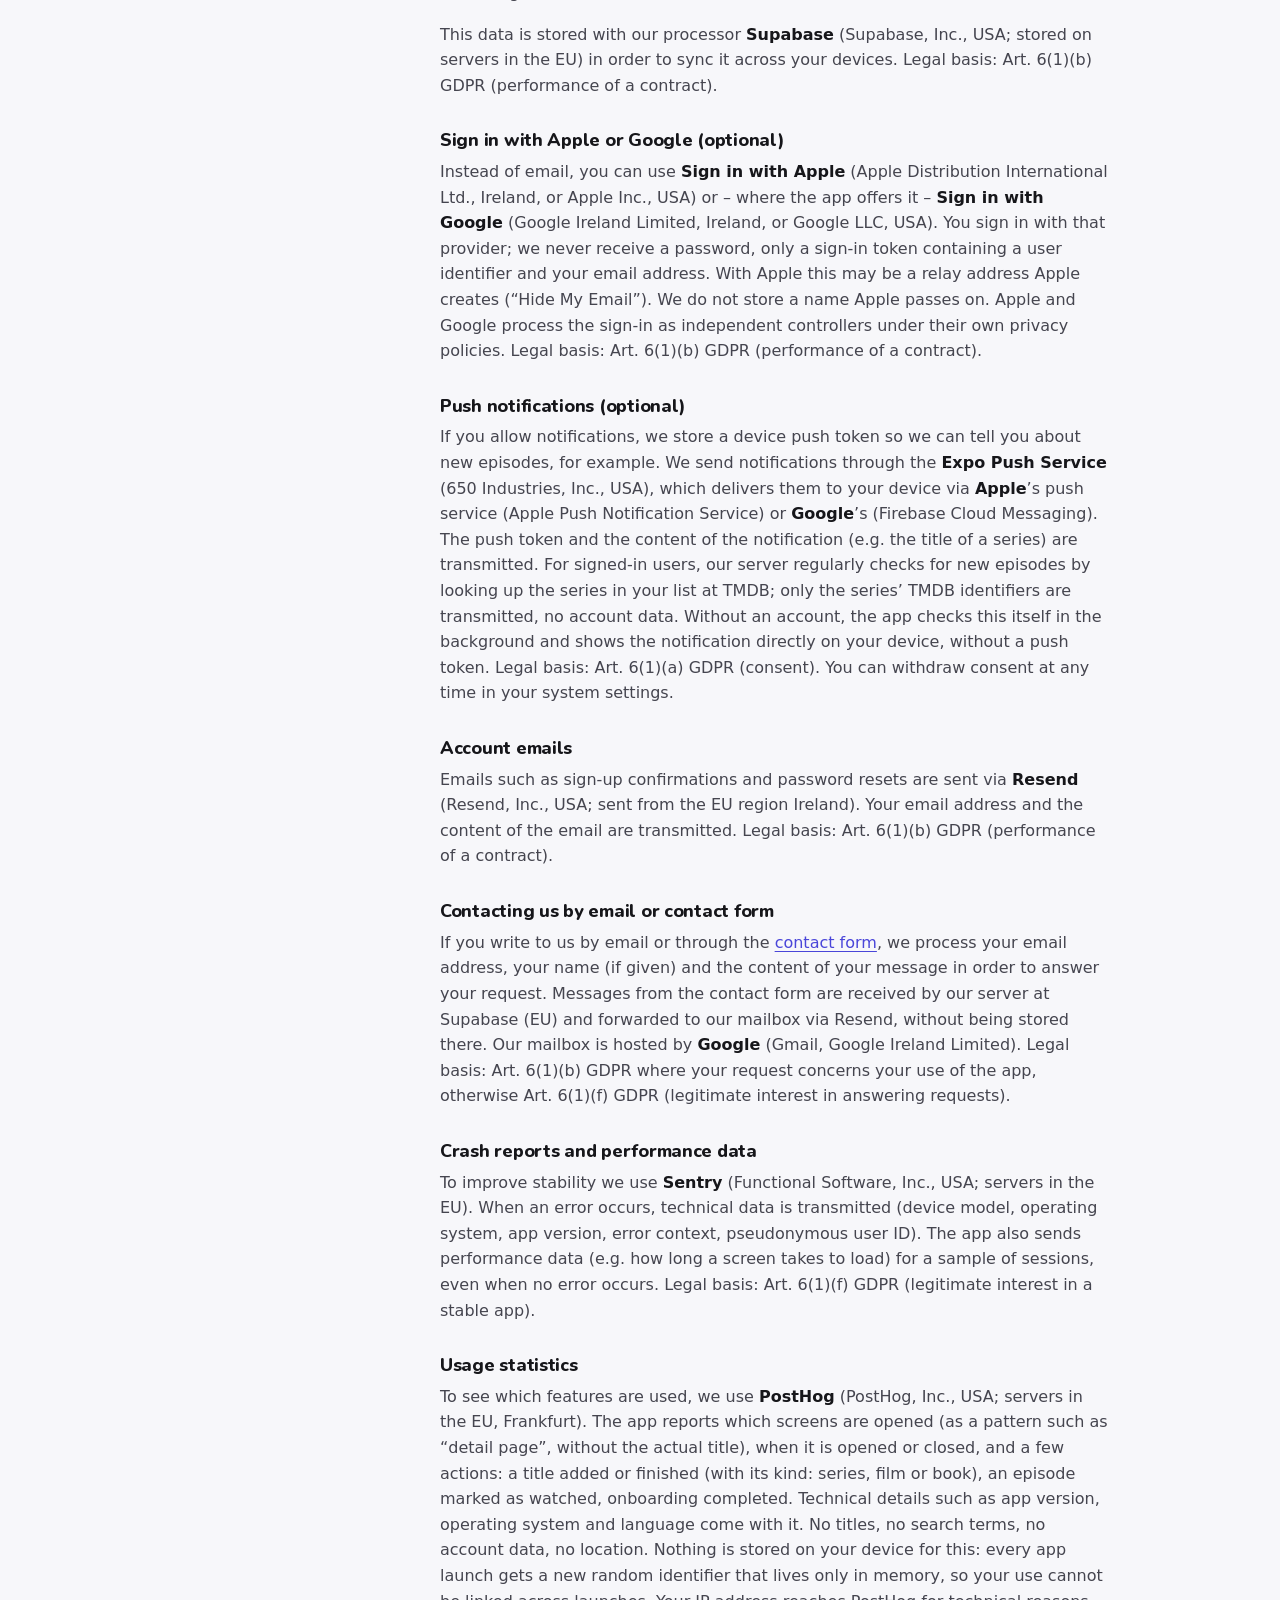
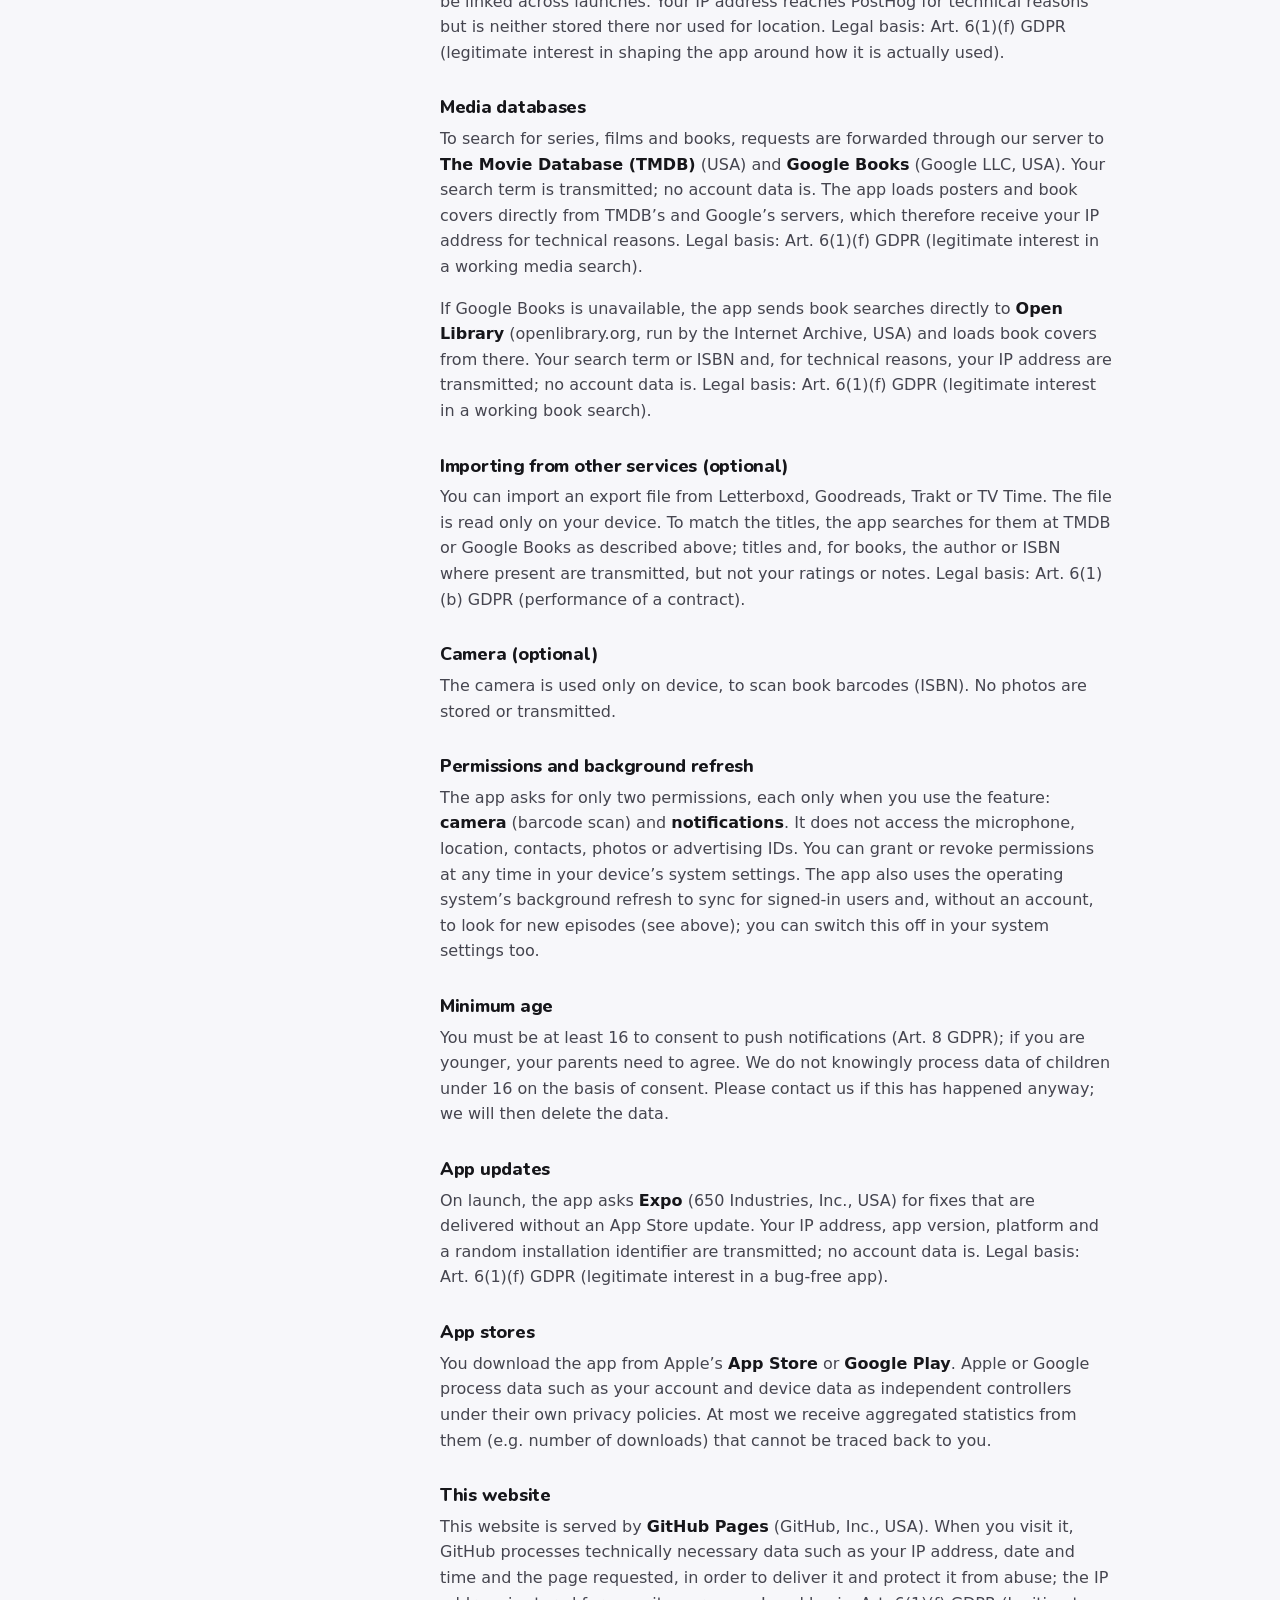
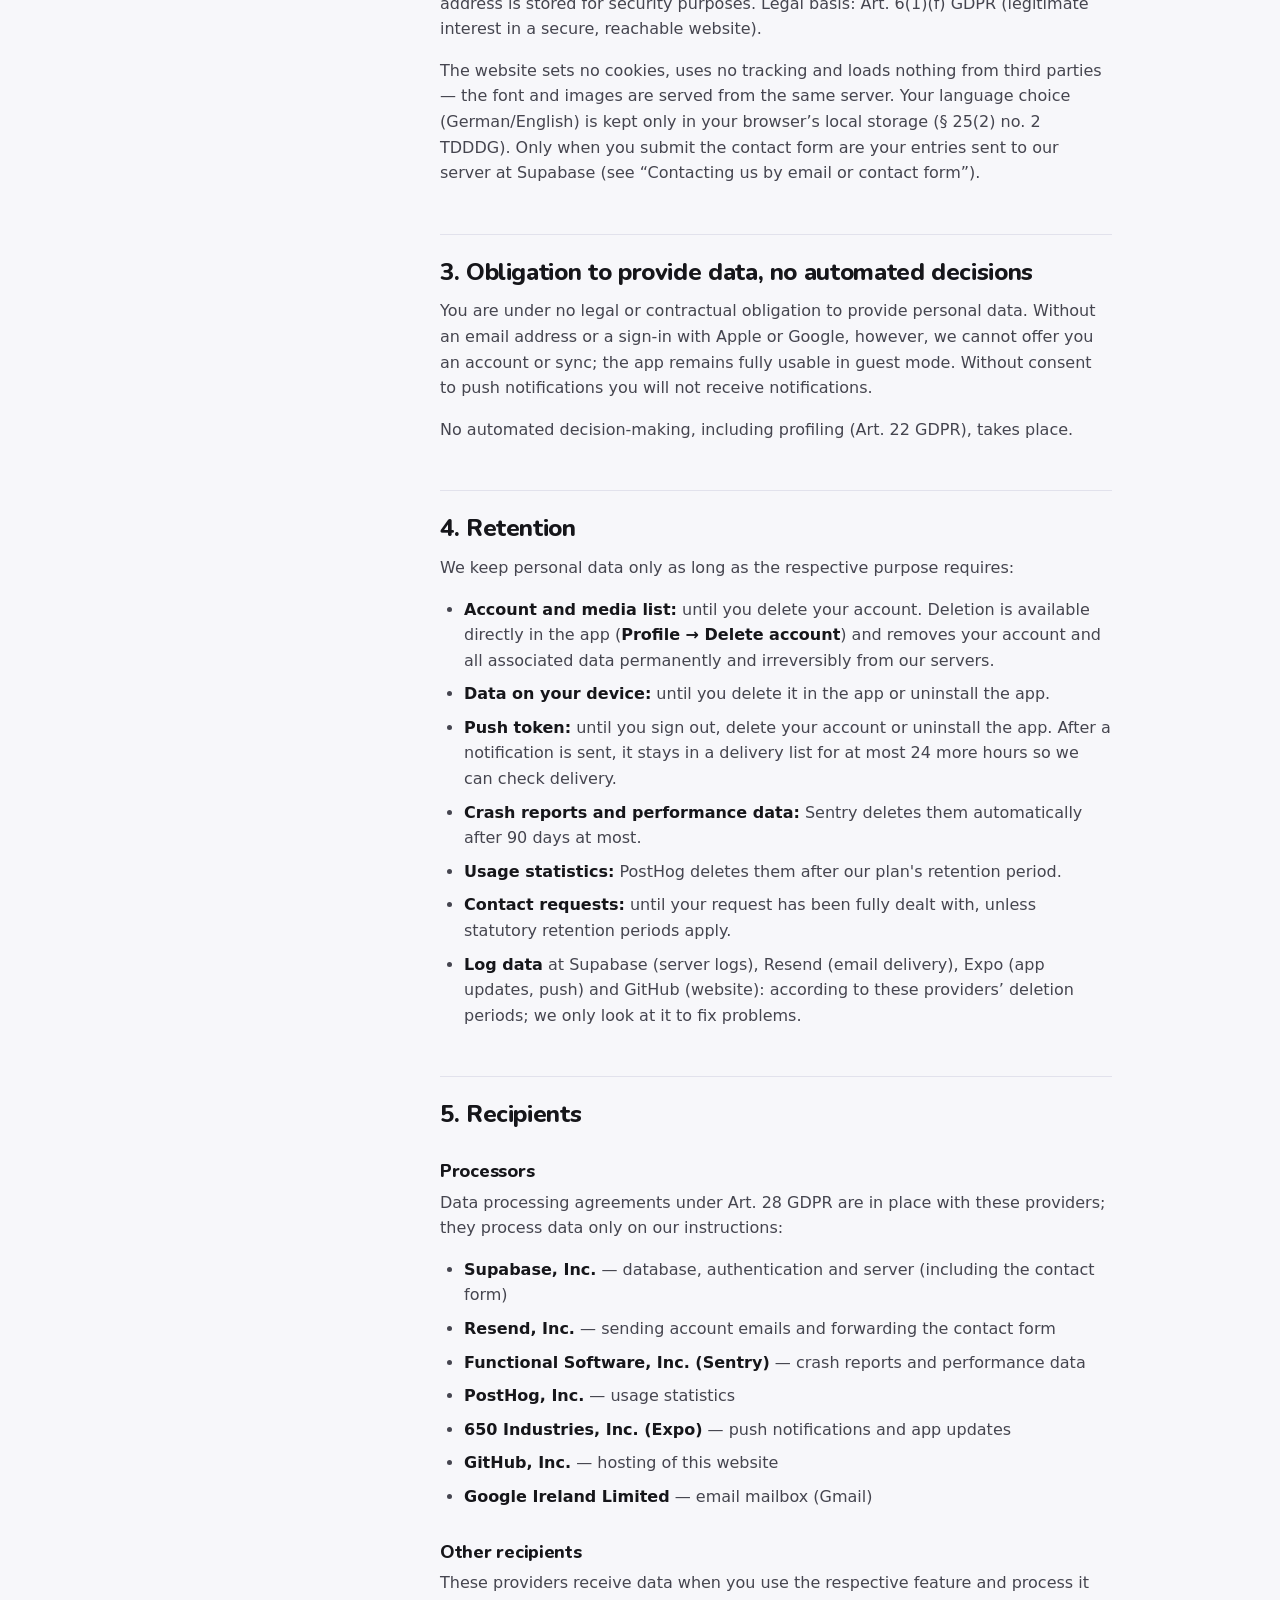
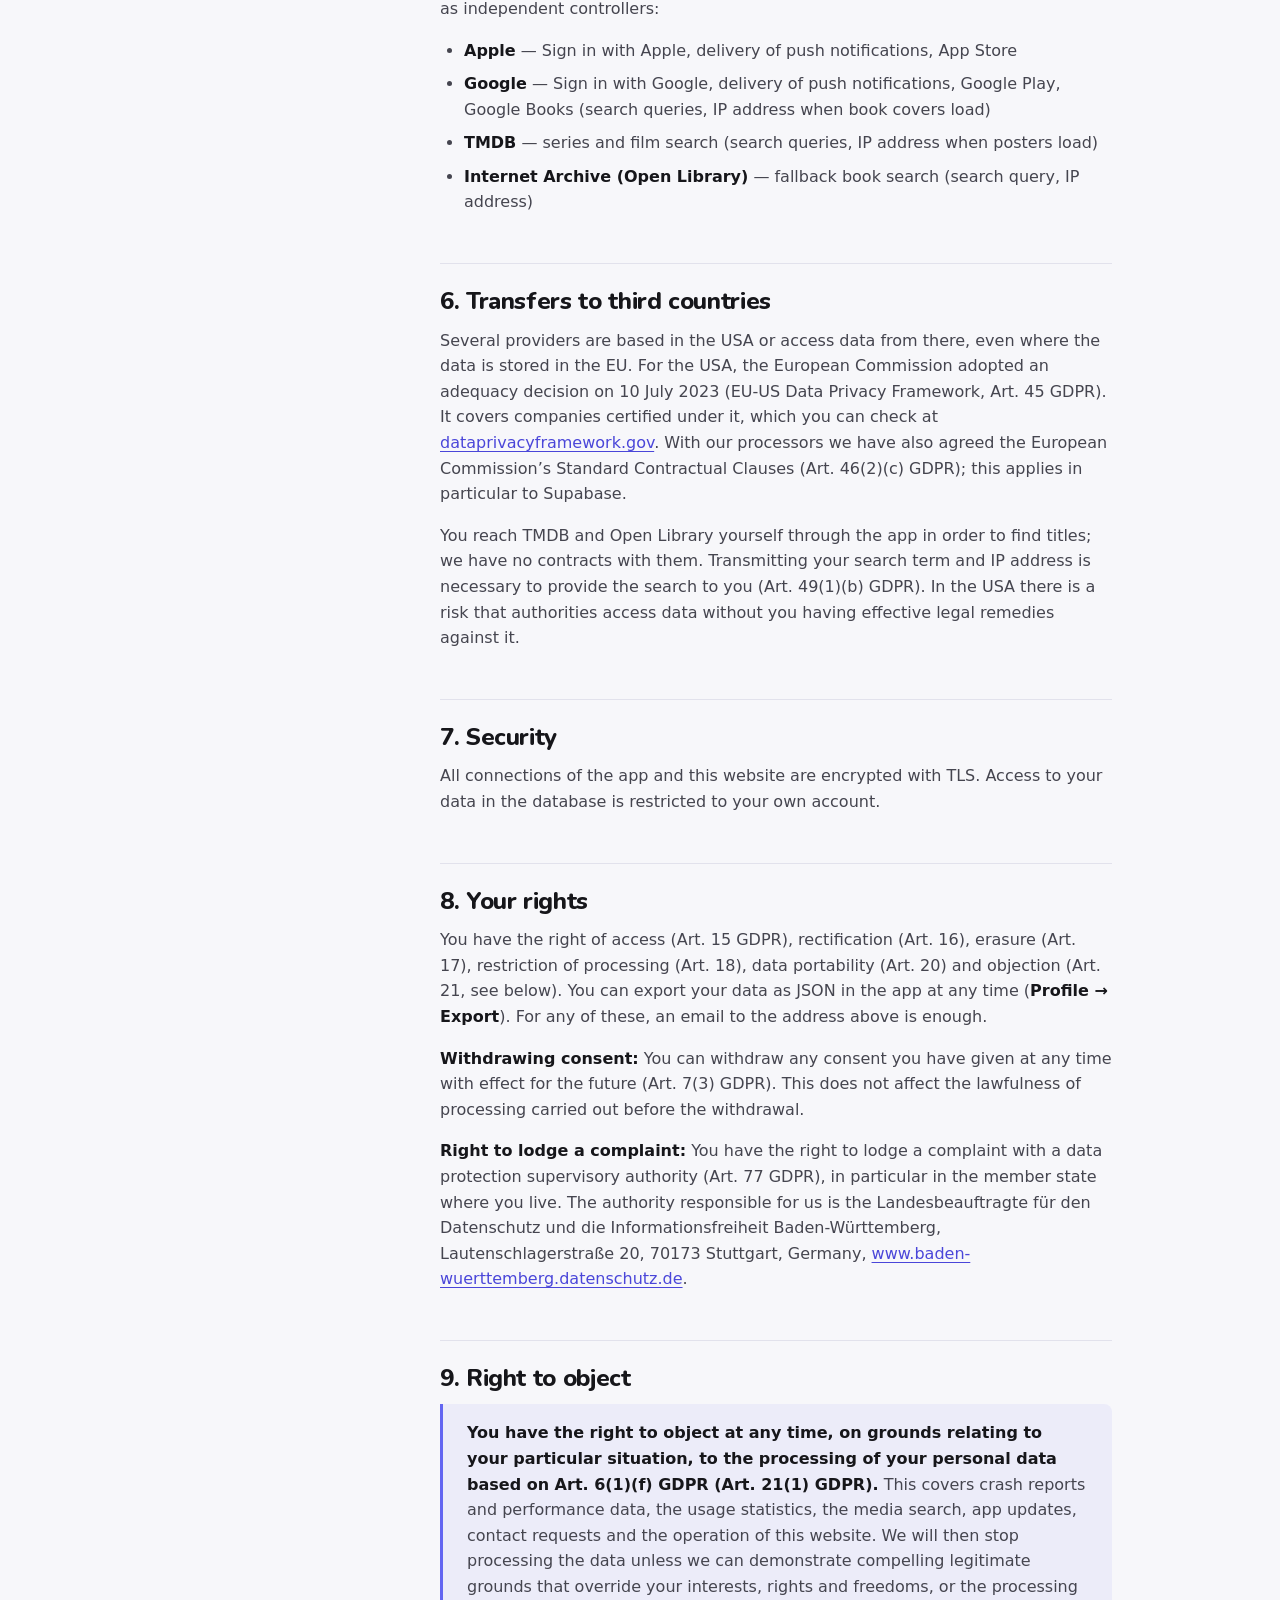
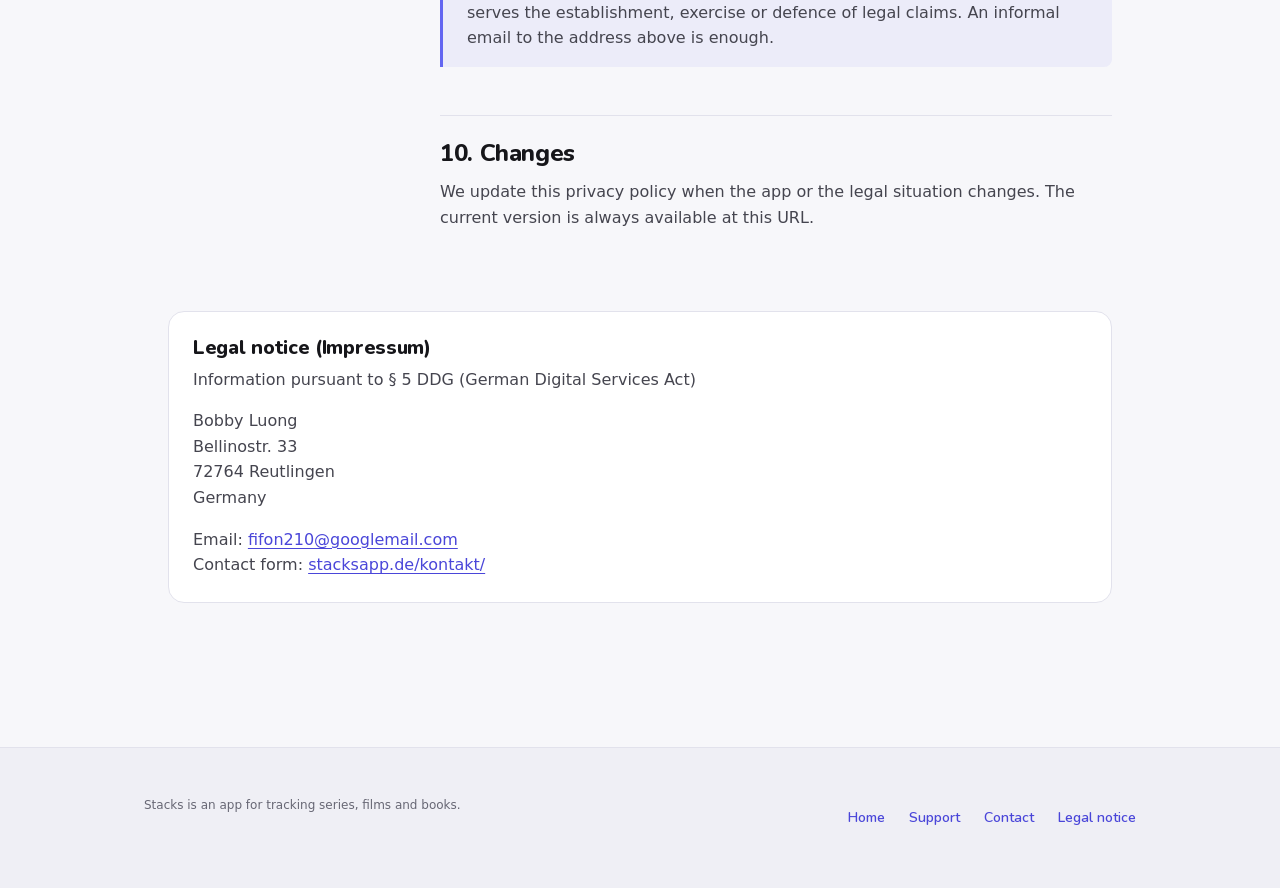
<file: privacy-policy/index.html>
<!doctype html>
<html>
<head>
<meta charset="utf-8">
<meta name="viewport" content="width=device-width, initial-scale=1">
<title>Datenschutz und Impressum — Stacks</title>
<meta name="description" content="Datenschutzerklärung und Impressum der App Stacks: welche Daten verarbeitet werden, von wem, wie lange und welche Rechte du hast.">
<link rel="icon" href="../assets/icon-180.png" type="image/png">
<link rel="apple-touch-icon" href="../assets/icon-180.png">
<link rel="stylesheet" href="../assets/stacks.css">
<script src="../assets/site.js"></script>
</head>
<body>

<a class="skip-link" href="#main">
  <span class="l" lang="de">Zum Inhalt springen</span>
  <span class="l" lang="en">Skip to content</span>
</a>

<header class="masthead">
  <div class="shell masthead__inner">
    <a class="wordmark" href="../">
      <img src="../assets/icon-180.png" width="26" height="26" alt="">
      Stacks
    </a>
    <nav class="masthead__links">
      <a href="../support/"><span class="l" lang="de">Support</span><span class="l" lang="en">Support</span></a>
      <a href="./" aria-current="page"><span class="l" lang="de">Datenschutz</span><span class="l" lang="en">Privacy</span></a>
    </nav>
    <div class="langswitch">
      <span class="visually-hidden" id="lang-label">Sprache / Language</span>
      <button type="button" data-set-lang="de" aria-pressed="false" aria-describedby="lang-label">DE</button>
      <button type="button" data-set-lang="en" aria-pressed="false" aria-describedby="lang-label">EN</button>
    </div>
  </div>
</header>

<main id="main">
  <div class="shell shell--prose shell--policy page-head">
    <h1>
      <span class="l" lang="de">Datenschutz</span>
      <span class="l" lang="en">Privacy</span>
    </h1>
    <p>
      <span class="l" lang="de">Stand: November 2026 · App „Stacks“ und diese Website · <a href="#impressum">Impressum</a></span>
      <span class="l" lang="en">Last updated: November 2026 · Stacks app and this website · <a href="#impressum">Legal notice</a></span>
    </p>
  </div>

  <div class="shell shell--prose shell--policy prose">

    <div class="l" lang="de">
      <section class="contact summary" aria-labelledby="summary-de">
        <h2 id="summary-de">Kurz gesagt</h2>
        <ul class="facts">
          <li><span class="summary__label">Ohne Konto</span><p>Deine Sammlung bleibt auf deinem iPhone.</p></li>
          <li><span class="summary__label">Mit Konto</span><p>Sammlung und E-Mail-Adresse liegen bei Supabase, auf Servern in der EU.</p></li>
          <li><span class="summary__label">Statistik</span><p>PostHog (EU) – ohne Titel, ohne dauerhafte Kennung.</p></li>
          <li><span class="summary__label">Berechtigungen</span><p>Nur Kamera (Barcode) und Mitteilungen – erst, wenn du sie nutzt.</p></li>
        </ul>
        <p class="summary__foot">Die Zusammenfassung ersetzt nicht den Volltext darunter.</p>
      </section>

      <div class="policy">
        <nav class="jump" aria-label="Inhalt">
          <h2>Inhalt</h2>
          <ul>
            <li><a href="#de-1"><span class="num">1</span> Verantwortlicher</a></li>
            <li><a href="#de-2"><span class="num">2</span> Welche Daten verarbeitet werden</a></li>
            <li><a href="#de-3"><span class="num">3</span> Pflicht zur Bereitstellung, keine automatisierten Entscheidungen</a></li>
            <li><a href="#de-4"><span class="num">4</span> Speicherdauer</a></li>
            <li><a href="#de-5"><span class="num">5</span> Empfänger</a></li>
            <li><a href="#de-6"><span class="num">6</span> Übermittlung in Drittländer</a></li>
            <li><a href="#de-7"><span class="num">7</span> Sicherheit</a></li>
            <li><a href="#de-8"><span class="num">8</span> Deine Rechte</a></li>
            <li><a href="#de-9"><span class="num">9</span> Widerspruchsrecht</a></li>
            <li><a href="#de-10"><span class="num">10</span> Änderungen</a></li>
          </ul>
        </nav>
        <div class="policy__body">
          <p>Diese Datenschutzerklärung informiert über die Verarbeitung personenbezogener Daten in der App <strong>Stacks</strong> (Tracking von Serien, Filmen und Büchern) und auf dieser Website.</p>


          <h2 id="de-1">1. Verantwortlicher</h2>
          <p>Bobby Luong<br>Bellinostr. 33, 72764 Reutlingen, Deutschland<br>E-Mail: <a href="mailto:fifon210@googlemail.com">fifon210@googlemail.com</a></p>
          <p>Ein Datenschutzbeauftragter ist nicht benannt, da hierzu keine gesetzliche Pflicht besteht.</p>

          <h2 id="de-2">2. Welche Daten verarbeitet werden</h2>

          <h3>Speicherung auf deinem Gerät</h3>
          <p>Die App speichert deine Medienliste, Einstellungen und Anmeldedaten im lokalen Speicher deines Geräts, im Gastmodus ausschließlich dort. Für das Home-Bildschirm-Widget legt sie die anzuzeigenden Einträge in einem gemeinsamen Speicherbereich von App und Widget ab. Dieser Zugriff auf dein Gerät ist für die von dir gewünschten Funktionen unbedingt erforderlich (§ 25 Abs. 2 Nr. 2 TDDDG). Werbe- oder Tracking-Kennungen nutzt die App nicht.</p>

          <h3>Konto (optional)</h3>
          <p>Die App ist ohne Konto nutzbar (Gastmodus). Bei Registrierung verarbeiten wir:</p>
          <ul>
            <li><strong>E-Mail-Adresse</strong> (bei Registrierung per E-Mail oder wie unten beschrieben von Apple bzw. Google übermittelt)</li>
            <li><strong>Passwort</strong> (bei Registrierung per E-Mail; nur als Hash gespeichert, nie im Klartext)</li>
            <li><strong>Nutzer-ID</strong>, Anmeldezeitpunkte und die IP-Adresse bei Anmeldungen (Sicherheitsprotokoll)</li>
            <li><strong>Deine Medienliste</strong>: gespeicherte Serien, Filme, Bücher, Bewertungen, Notizen, Tags, Fortschritt und Einstellungen</li>
          </ul>
          <p>Diese Daten werden bei unserem Auftragsverarbeiter <strong>Supabase</strong> (Supabase, Inc., USA; Speicherung auf Servern in der EU) gespeichert, um sie zwischen deinen Geräten zu synchronisieren. Rechtsgrundlage: Art. 6 Abs. 1 lit. b DSGVO (Vertragserfüllung).</p>

          <h3>Anmelden mit Apple oder Google (optional)</h3>
          <p>Statt per E-Mail kannst du dich über <strong>„Mit Apple anmelden“</strong> (Apple Distribution International Ltd., Irland, bzw. Apple Inc., USA) oder – sofern in der App angeboten – <strong>„Mit Google anmelden“</strong> (Google Ireland Limited, Irland, bzw. Google LLC, USA) anmelden. Die Anmeldung findet beim jeweiligen Anbieter statt; wir erhalten kein Passwort, sondern ein Anmeldetoken mit einer Nutzerkennung und deiner E-Mail-Adresse. Bei Apple kann das eine von Apple erzeugte Weiterleitungsadresse sein („E-Mail-Adresse verbergen“). Einen von Apple mitgelieferten Namen speichern wir nicht. Apple und Google verarbeiten die Anmeldung in eigener Verantwortung nach ihren Datenschutzerklärungen. Rechtsgrundlage: Art. 6 Abs. 1 lit. b DSGVO (Vertragserfüllung).</p>

          <h3>Push-Benachrichtigungen (optional)</h3>
          <p>Wenn du Benachrichtigungen erlaubst, speichern wir einen Geräte-Push-Token, um dich z. B. über neue Folgen zu informieren. Die Benachrichtigungen versenden wir über den <strong>Expo Push Service</strong> (650 Industries, Inc., USA), der sie über den Push-Dienst von <strong>Apple</strong> (Apple Push Notification Service) bzw. <strong>Google</strong> (Firebase Cloud Messaging) an dein Gerät zustellt. Dabei werden der Push-Token und der Inhalt der Benachrichtigung (z. B. Titel einer Serie) übermittelt. Ob es neue Folgen gibt, prüft bei angemeldeten Nutzern unser Server regelmäßig, indem er die Serien in deiner Liste bei TMDB abfragt; dabei werden nur die TMDB-Kennungen der Serien übermittelt, keine Kontodaten. Ohne Konto prüft die App das selbst im Hintergrund und zeigt eine Benachrichtigung direkt auf dem Gerät an, ohne Push-Token. Rechtsgrundlage: Art. 6 Abs. 1 lit. a DSGVO (Einwilligung). Du kannst die Einwilligung jederzeit in den Systemeinstellungen widerrufen.</p>

          <h3>E-Mails zum Konto</h3>
          <p>Mails wie die Bestätigung der Registrierung oder das Zurücksetzen des Passworts verschicken wir über <strong>Resend</strong> (Resend, Inc., USA; Versand aus der EU-Region Irland). Dabei werden deine E-Mail-Adresse und der Inhalt der Mail übermittelt. Rechtsgrundlage: Art. 6 Abs. 1 lit. b DSGVO (Vertragserfüllung).</p>

          <h3>Kontakt per E-Mail oder Kontaktformular</h3>
          <p>Wenn du uns per E-Mail oder über das <a href="../kontakt/">Kontaktformular</a> schreibst, verarbeiten wir deine E-Mail-Adresse, deinen Namen (falls angegeben) und den Inhalt deiner Nachricht, um deine Anfrage zu beantworten. Nachrichten aus dem Kontaktformular nimmt unser Server bei Supabase (EU) entgegen und leitet sie über Resend an unser Postfach weiter, ohne sie dort zu speichern. Unser Postfach wird bei <strong>Google</strong> (Gmail, Google Ireland Limited) betrieben. Rechtsgrundlage: Art. 6 Abs. 1 lit. b DSGVO, soweit deine Anfrage die Nutzung der App betrifft, sonst Art. 6 Abs. 1 lit. f DSGVO (berechtigtes Interesse an der Beantwortung von Anfragen).</p>

          <h3>Absturzberichte und Leistungsdaten</h3>
          <p>Zur Stabilitätsverbesserung nutzen wir <strong>Sentry</strong> (Functional Software, Inc., USA; Server in der EU). Bei Fehlern werden technische Daten übermittelt (Gerätemodell, Betriebssystem, App-Version, Fehlerkontext, pseudonyme Nutzer-ID). Außerdem sendet die App bei einem Teil der Sitzungen Leistungsdaten (z. B. wie lange ein Bildschirm zum Laden braucht), auch ohne Fehler. Rechtsgrundlage: Art. 6 Abs. 1 lit. f DSGVO (berechtigtes Interesse an einer stabilen App).</p>

          <h3>Nutzungsstatistik</h3>
          <p>Um zu sehen, welche Funktionen gebraucht werden, nutzen wir <strong>PostHog</strong> (PostHog, Inc., USA; Server in der EU, Frankfurt). Die App meldet, welche Bildschirme geöffnet werden (als Muster wie „Detailseite“, ohne den konkreten Titel), wann sie geöffnet oder geschlossen wird und einige Aktionen: ein Titel hinzugefügt oder abgeschlossen (mit der Art Serie, Film oder Buch), eine Folge als gesehen markiert, Einführung abgeschlossen. Dazu kommen technische Angaben wie App-Version, Betriebssystem und Sprache. Keine Titel, keine Suchbegriffe, keine Konto-Daten, kein Standort. Auf deinem Gerät wird dafür nichts gespeichert: Jeder App-Start bekommt eine neue zufällige Kennung, die nur im Arbeitsspeicher liegt, sodass sich deine Nutzung nicht über mehrere Starts hinweg verknüpfen lässt. Deine IP-Adresse erreicht PostHog technisch bedingt, wird dort aber weder gespeichert noch zur Ortung verwendet. Rechtsgrundlage: Art. 6 Abs. 1 lit. f DSGVO (berechtigtes Interesse daran, die App an der tatsächlichen Nutzung auszurichten).</p>

          <h3>Mediendatenbanken</h3>
          <p>Für die Suche nach Serien, Filmen und Büchern werden Anfragen über unseren Server an <strong>The Movie Database (TMDB)</strong> (USA) und <strong>Google Books</strong> (Google LLC, USA) weitergeleitet. Dabei wird dein Suchbegriff übermittelt, jedoch keine Kontodaten. Poster und Buchcover lädt die App direkt von den Servern von TMDB und Google; dabei erhalten diese – technisch bedingt – deine IP-Adresse. Rechtsgrundlage: Art. 6 Abs. 1 lit. f DSGVO (berechtigtes Interesse an einer funktionierenden Mediensuche).</p>
          <p>Ist Google Books nicht erreichbar, fragt die App bei der Buchsuche direkt bei <strong>Open Library</strong> (openlibrary.org, betrieben vom Internet Archive, USA) an und lädt von dort Buchcover. Dabei werden dein Suchbegriff bzw. die ISBN und – technisch bedingt – deine IP-Adresse übermittelt, jedoch keine Kontodaten. Rechtsgrundlage: Art. 6 Abs. 1 lit. f DSGVO (berechtigtes Interesse an einer funktionierenden Buchsuche).</p>

          <h3>Import aus anderen Diensten (optional)</h3>
          <p>Du kannst eine Export-Datei aus Letterboxd, Goodreads, Trakt oder TV Time importieren. Die Datei wird nur auf deinem Gerät gelesen. Um die Titel zuzuordnen, sucht die App sie wie oben beschrieben bei TMDB bzw. Google Books; dabei werden Titel, bei Büchern ggf. Autor oder ISBN übermittelt, nicht aber deine Bewertungen oder Notizen. Rechtsgrundlage: Art. 6 Abs. 1 lit. b DSGVO (Vertragserfüllung).</p>

          <h3>Kamera (optional)</h3>
          <p>Die Kamera wird ausschließlich lokal zum Scannen von Buch-Barcodes (ISBN) verwendet. Es werden keine Fotos gespeichert oder übertragen.</p>

          <h3>Berechtigungen und Hintergrundaktualisierung</h3>
          <p>Die App fragt nur zwei Berechtigungen an, beide erst, wenn du die jeweilige Funktion nutzt: <strong>Kamera</strong> (Barcode-Scan) und <strong>Mitteilungen</strong> (Benachrichtigungen). Auf Mikrofon, Standort, Kontakte, Fotos oder Werbe-IDs greift sie nicht zu. Du kannst Berechtigungen jederzeit in den Systemeinstellungen deines Geräts erteilen oder entziehen. Außerdem nutzt die App die Hintergrundaktualisierung des Betriebssystems, um bei angemeldeten Nutzern die Synchronisation durchzuführen und ohne Konto nach neuen Folgen zu suchen (siehe oben); auch das kannst du in den Systemeinstellungen abschalten.</p>

          <h3>Mindestalter</h3>
          <p>Für die Einwilligung in Push-Benachrichtigungen musst du mindestens 16 Jahre alt sein (Art. 8 DSGVO); bist du jünger, braucht es die Zustimmung deiner Eltern. Wissentlich verarbeiten wir keine Daten von Kindern unter 16 Jahren auf Grundlage einer Einwilligung. Melde dich bei uns, falls das doch passiert ist; wir löschen die Daten dann.</p>

          <h3>App-Updates</h3>
          <p>Beim Start fragt die App bei <strong>Expo</strong> (650 Industries, Inc., USA) nach Fehlerbehebungen, die ohne App-Store-Update eingespielt werden. Dabei werden deine IP-Adresse, App-Version, Plattform und eine zufällige Installationskennung übermittelt, jedoch keine Kontodaten. Rechtsgrundlage: Art. 6 Abs. 1 lit. f DSGVO (berechtigtes Interesse an einer fehlerfreien App).</p>

          <h3>App-Stores</h3>
          <p>Die App lädst du über den <strong>App Store</strong> von Apple oder <strong>Google Play</strong> herunter. Dabei verarbeiten Apple bzw. Google Daten wie deine Konto- und Gerätedaten in eigener Verantwortung nach ihren Datenschutzerklärungen. Wir erhalten davon allenfalls zusammengefasste Statistiken (z. B. Anzahl der Downloads), die keinen Rückschluss auf dich zulassen.</p>

          <h3>Diese Website</h3>
          <p>Diese Website wird über <strong>GitHub Pages</strong> (GitHub, Inc., USA) ausgeliefert. Beim Aufruf verarbeitet GitHub technisch notwendige Daten wie deine IP-Adresse, Datum und Uhrzeit sowie die aufgerufene Seite, um sie auszuliefern und vor Missbrauch zu schützen; die IP-Adresse wird dabei zu Sicherheitszwecken gespeichert. Rechtsgrundlage: Art. 6 Abs. 1 lit. f DSGVO (berechtigtes Interesse an einer sicheren, erreichbaren Website).</p>
          <p>Die Website setzt keine Cookies, nutzt kein Tracking und lädt nichts von Drittanbietern — Schrift und Bilder liegen auf demselben Server. Deine Sprachwahl (Deutsch/Englisch) wird nur im lokalen Speicher deines Browsers abgelegt (§ 25 Abs. 2 Nr. 2 TDDDG). Erst wenn du das Kontaktformular absendest, gehen deine Eingaben an unseren Server bei Supabase (siehe „Kontakt per E-Mail oder Kontaktformular“).</p>

          <h2 id="de-3">3. Pflicht zur Bereitstellung, keine automatisierten Entscheidungen</h2>
          <p>Du bist weder gesetzlich noch vertraglich verpflichtet, uns personenbezogene Daten bereitzustellen. Ohne E-Mail-Adresse bzw. Anmeldung über Apple oder Google können wir dir jedoch kein Konto und keine Synchronisation anbieten; die App bleibt im Gastmodus voll nutzbar. Ohne Einwilligung in Push-Benachrichtigungen erhältst du keine Benachrichtigungen.</p>
          <p>Eine automatisierte Entscheidungsfindung einschließlich Profiling (Art. 22 DSGVO) findet nicht statt.</p>

          <h2 id="de-4">4. Speicherdauer</h2>
          <p>Wir speichern personenbezogene Daten nur so lange, wie es für den jeweiligen Zweck erforderlich ist:</p>
          <ul>
            <li><strong>Konto und Medienliste:</strong> bis du dein Konto löschst. Die Löschung ist direkt in der App möglich (<strong>Profil → Konto löschen</strong>) und entfernt dein Konto sowie alle zugehörigen Daten dauerhaft und unwiderruflich von unseren Servern.</li>
            <li><strong>Daten auf deinem Gerät:</strong> bis du sie in der App löschst oder die App deinstallierst.</li>
            <li><strong>Push-Token:</strong> bis du dich abmeldest, dein Konto löschst oder die App deinstallierst. Nach einem Versand bleibt er höchstens 24 Stunden zusätzlich in einer Versandliste, mit der wir die Zustellung prüfen.</li>
            <li><strong>Absturzberichte und Leistungsdaten:</strong> Sentry löscht sie automatisch nach spätestens 90 Tagen.</li>
            <li><strong>Nutzungsstatistik:</strong> PostHog löscht sie nach der Aufbewahrungsfrist unseres Tarifs.</li>
            <li><strong>Kontaktanfragen:</strong> bis deine Anfrage abschließend bearbeitet ist, soweit keine gesetzlichen Aufbewahrungspflichten entgegenstehen.</li>
            <li><strong>Protokolldaten</strong> von Supabase (Server-Protokolle), Resend (Mailversand), Expo (App-Updates, Push) und GitHub (Website): nach den Löschfristen dieser Anbieter; wir werten sie nur zur Fehlersuche aus.</li>
          </ul>

          <h2 id="de-5">5. Empfänger</h2>
          <h3>Auftragsverarbeiter</h3>
          <p>Mit diesen Anbietern bestehen Verträge zur Auftragsverarbeitung nach Art. 28 DSGVO; sie verarbeiten Daten nur nach unserer Weisung:</p>
          <ul>
            <li><strong>Supabase, Inc.</strong> — Datenbank, Authentifizierung und Server (auch für das Kontaktformular)</li>
            <li><strong>Resend, Inc.</strong> — Versand von Konto-E-Mails und Weiterleitung des Kontaktformulars</li>
            <li><strong>Functional Software, Inc. (Sentry)</strong> — Absturzberichte und Leistungsdaten</li>
            <li><strong>PostHog, Inc.</strong> — Nutzungsstatistik</li>
            <li><strong>650 Industries, Inc. (Expo)</strong> — Push-Benachrichtigungen und App-Updates</li>
            <li><strong>GitHub, Inc.</strong> — Hosting dieser Website</li>
            <li><strong>Google Ireland Limited</strong> — E-Mail-Postfach (Gmail)</li>
          </ul>
          <h3>Weitere Empfänger</h3>
          <p>Diese Anbieter erhalten Daten, wenn du die jeweilige Funktion nutzt, und verarbeiten sie in eigener Verantwortung:</p>
          <ul>
            <li><strong>Apple</strong> — Anmelden mit Apple, Zustellung von Push-Benachrichtigungen, App Store</li>
            <li><strong>Google</strong> — Anmelden mit Google, Zustellung von Push-Benachrichtigungen, Google Play, Google Books (Suchanfragen, IP-Adresse beim Laden von Buchcovern)</li>
            <li><strong>TMDB</strong> — Suche nach Serien und Filmen (Suchanfragen, IP-Adresse beim Laden von Postern)</li>
            <li><strong>Internet Archive (Open Library)</strong> — Buchsuche als Ausweichlösung (Suchanfrage, IP-Adresse)</li>
          </ul>

          <h2 id="de-6">6. Übermittlung in Drittländer</h2>
          <p>Mehrere Anbieter haben ihren Sitz in den USA oder greifen von dort auf Daten zu, auch wenn die Daten in der EU gespeichert sind. Für die USA hat die EU-Kommission am 10. Juli 2023 einen Angemessenheitsbeschluss erlassen (EU-US Data Privacy Framework, Art. 45 DSGVO). Er gilt für Unternehmen, die sich danach zertifiziert haben; das kannst du unter <a href="https://www.dataprivacyframework.gov/list">dataprivacyframework.gov</a> prüfen. Mit unseren Auftragsverarbeitern haben wir zusätzlich die Standardvertragsklauseln der EU-Kommission vereinbart (Art. 46 Abs. 2 lit. c DSGVO); das gilt insbesondere für Supabase.</p>
          <p>TMDB und Open Library rufst du über die App selbst auf, um Titel zu finden; mit ihnen bestehen keine Verträge. Die Übermittlung deines Suchbegriffs und deiner IP-Adresse ist erforderlich, um dir die Suche bereitzustellen (Art. 49 Abs. 1 lit. b DSGVO). In den USA besteht dabei das Risiko, dass Behörden auf Daten zugreifen, ohne dass dir dagegen wirksame Rechtsbehelfe zustehen.</p>

          <h2 id="de-7">7. Sicherheit</h2>
          <p>Alle Verbindungen der App und dieser Website sind per TLS verschlüsselt. Der Zugriff auf deine Daten in der Datenbank ist auf dein eigenes Konto beschränkt.</p>

          <h2 id="de-8">8. Deine Rechte</h2>
          <p>Du hast das Recht auf Auskunft (Art. 15 DSGVO), Berichtigung (Art. 16), Löschung (Art. 17), Einschränkung der Verarbeitung (Art. 18), Datenübertragbarkeit (Art. 20) und Widerspruch (Art. 21, siehe unten). Deine Daten kannst du jederzeit in der App als JSON exportieren (<strong>Profil → Export</strong>). Für alle Anliegen genügt eine E-Mail an die oben genannte Adresse.</p>
          <p><strong>Widerruf von Einwilligungen:</strong> Eine erteilte Einwilligung kannst du jederzeit mit Wirkung für die Zukunft widerrufen (Art. 7 Abs. 3 DSGVO). Die Rechtmäßigkeit der bis zum Widerruf erfolgten Verarbeitung bleibt davon unberührt.</p>
          <p><strong>Beschwerderecht:</strong> Du hast das Recht, dich bei einer Datenschutz-Aufsichtsbehörde zu beschweren (Art. 77 DSGVO), insbesondere in dem Mitgliedstaat deines Aufenthaltsorts. Für uns zuständig ist der Landesbeauftragte für den Datenschutz und die Informationsfreiheit Baden-Württemberg, Lautenschlagerstraße 20, 70173 Stuttgart, <a href="https://www.baden-wuerttemberg.datenschutz.de">www.baden-wuerttemberg.datenschutz.de</a>.</p>

          <h2 id="de-9">9. Widerspruchsrecht</h2>
          <div class="callout callout--notice">
            <p><strong>Du hast das Recht, aus Gründen, die sich aus deiner besonderen Situation ergeben, jederzeit gegen die Verarbeitung deiner personenbezogenen Daten, die auf Grundlage von Art. 6 Abs. 1 lit. f DSGVO erfolgt, Widerspruch einzulegen (Art. 21 Abs. 1 DSGVO).</strong> Das betrifft Absturzberichte und Leistungsdaten, die Nutzungsstatistik, die Mediensuche, App-Updates, Kontaktanfragen und den Betrieb dieser Website. Wir verarbeiten die Daten dann nicht mehr, es sei denn, wir können zwingende schutzwürdige Gründe nachweisen, die deine Interessen, Rechte und Freiheiten überwiegen, oder die Verarbeitung dient der Geltendmachung, Ausübung oder Verteidigung von Rechtsansprüchen. Eine formlose E-Mail an die oben genannte Adresse genügt.</p>
          </div>

          <h2 id="de-10">10. Änderungen</h2>
          <p>Wir passen diese Datenschutzerklärung an, wenn sich die App oder die Rechtslage ändert. Die aktuelle Fassung ist stets unter dieser URL abrufbar.</p>
        </div>
      </div>
    </div>

    <div class="l" lang="en">
      <section class="contact summary" aria-labelledby="summary-en">
        <h2 id="summary-en">In short</h2>
        <ul class="facts">
          <li><span class="summary__label">Without an account</span><p>Your library stays on your iPhone.</p></li>
          <li><span class="summary__label">With an account</span><p>Your library and email address are stored with Supabase, on servers in the EU.</p></li>
          <li><span class="summary__label">Statistics</span><p>PostHog (EU) – no titles, no lasting identifier.</p></li>
          <li><span class="summary__label">Permissions</span><p>Only camera (barcode) and notifications – and only once you use them.</p></li>
        </ul>
        <p class="summary__foot">This summary does not replace the full text below.</p>
      </section>

      <div class="policy">
        <nav class="jump" aria-label="Contents">
          <h2>Contents</h2>
          <ul>
            <li><a href="#en-1"><span class="num">1</span> Controller</a></li>
            <li><a href="#en-2"><span class="num">2</span> What data is processed</a></li>
            <li><a href="#en-3"><span class="num">3</span> Obligation to provide data, no automated decisions</a></li>
            <li><a href="#en-4"><span class="num">4</span> Retention</a></li>
            <li><a href="#en-5"><span class="num">5</span> Recipients</a></li>
            <li><a href="#en-6"><span class="num">6</span> Transfers to third countries</a></li>
            <li><a href="#en-7"><span class="num">7</span> Security</a></li>
            <li><a href="#en-8"><span class="num">8</span> Your rights</a></li>
            <li><a href="#en-9"><span class="num">9</span> Right to object</a></li>
            <li><a href="#en-10"><span class="num">10</span> Changes</a></li>
          </ul>
        </nav>
        <div class="policy__body">
          <div class="callout">
            <p>This is a translation for convenience. The <button type="button" class="linkish" data-set-lang="de">German version</button> is the legally binding one.</p>
          </div>

          <p>This privacy policy explains how personal data is processed in the <strong>Stacks</strong> app (tracking series, films and books) and on this website.</p>


          <h2 id="en-1">1. Controller</h2>
          <p>Bobby Luong<br>Bellinostr. 33, 72764 Reutlingen, Germany<br>Email: <a href="mailto:fifon210@googlemail.com">fifon210@googlemail.com</a></p>
          <p>No data protection officer has been appointed, as there is no legal obligation to do so.</p>

          <h2 id="en-2">2. What data is processed</h2>

          <h3>Storage on your device</h3>
          <p>The app keeps your media list, settings and sign-in data in your device’s local storage; in guest mode, only there. For the home screen widget it places the entries to display in a storage area shared by the app and the widget. This access to your device is strictly necessary for the features you ask for (§ 25(2) no. 2 TDDDG). The app uses no advertising or tracking identifiers.</p>

          <h3>Account (optional)</h3>
          <p>The app can be used without an account (guest mode). If you register, we process:</p>
          <ul>
            <li><strong>Email address</strong> (when registering by email, or passed on by Apple or Google as described below)</li>
            <li><strong>Password</strong> (when registering by email; stored only as a hash, never in plain text)</li>
            <li><strong>User ID</strong>, sign-in times and the IP address used to sign in (security log)</li>
            <li><strong>Your media list</strong>: saved series, films, books, ratings, notes, tags, progress and settings</li>
          </ul>
          <p>This data is stored with our processor <strong>Supabase</strong> (Supabase, Inc., USA; stored on servers in the EU) in order to sync it across your devices. Legal basis: Art. 6(1)(b) GDPR (performance of a contract).</p>

          <h3>Sign in with Apple or Google (optional)</h3>
          <p>Instead of email, you can use <strong>Sign in with Apple</strong> (Apple Distribution International Ltd., Ireland, or Apple Inc., USA) or – where the app offers it – <strong>Sign in with Google</strong> (Google Ireland Limited, Ireland, or Google LLC, USA). You sign in with that provider; we never receive a password, only a sign-in token containing a user identifier and your email address. With Apple this may be a relay address Apple creates (“Hide My Email”). We do not store a name Apple passes on. Apple and Google process the sign-in as independent controllers under their own privacy policies. Legal basis: Art. 6(1)(b) GDPR (performance of a contract).</p>

          <h3>Push notifications (optional)</h3>
          <p>If you allow notifications, we store a device push token so we can tell you about new episodes, for example. We send notifications through the <strong>Expo Push Service</strong> (650 Industries, Inc., USA), which delivers them to your device via <strong>Apple</strong>’s push service (Apple Push Notification Service) or <strong>Google</strong>’s (Firebase Cloud Messaging). The push token and the content of the notification (e.g. the title of a series) are transmitted. For signed-in users, our server regularly checks for new episodes by looking up the series in your list at TMDB; only the series’ TMDB identifiers are transmitted, no account data. Without an account, the app checks this itself in the background and shows the notification directly on your device, without a push token. Legal basis: Art. 6(1)(a) GDPR (consent). You can withdraw consent at any time in your system settings.</p>

          <h3>Account emails</h3>
          <p>Emails such as sign-up confirmations and password resets are sent via <strong>Resend</strong> (Resend, Inc., USA; sent from the EU region Ireland). Your email address and the content of the email are transmitted. Legal basis: Art. 6(1)(b) GDPR (performance of a contract).</p>

          <h3>Contacting us by email or contact form</h3>
          <p>If you write to us by email or through the <a href="../kontakt/">contact form</a>, we process your email address, your name (if given) and the content of your message in order to answer your request. Messages from the contact form are received by our server at Supabase (EU) and forwarded to our mailbox via Resend, without being stored there. Our mailbox is hosted by <strong>Google</strong> (Gmail, Google Ireland Limited). Legal basis: Art. 6(1)(b) GDPR where your request concerns your use of the app, otherwise Art. 6(1)(f) GDPR (legitimate interest in answering requests).</p>

          <h3>Crash reports and performance data</h3>
          <p>To improve stability we use <strong>Sentry</strong> (Functional Software, Inc., USA; servers in the EU). When an error occurs, technical data is transmitted (device model, operating system, app version, error context, pseudonymous user ID). The app also sends performance data (e.g. how long a screen takes to load) for a sample of sessions, even when no error occurs. Legal basis: Art. 6(1)(f) GDPR (legitimate interest in a stable app).</p>

          <h3>Usage statistics</h3>
          <p>To see which features are used, we use <strong>PostHog</strong> (PostHog, Inc., USA; servers in the EU, Frankfurt). The app reports which screens are opened (as a pattern such as “detail page”, without the actual title), when it is opened or closed, and a few actions: a title added or finished (with its kind: series, film or book), an episode marked as watched, onboarding completed. Technical details such as app version, operating system and language come with it. No titles, no search terms, no account data, no location. Nothing is stored on your device for this: every app launch gets a new random identifier that lives only in memory, so your use cannot be linked across launches. Your IP address reaches PostHog for technical reasons but is neither stored there nor used for location. Legal basis: Art. 6(1)(f) GDPR (legitimate interest in shaping the app around how it is actually used).</p>

          <h3>Media databases</h3>
          <p>To search for series, films and books, requests are forwarded through our server to <strong>The Movie Database (TMDB)</strong> (USA) and <strong>Google Books</strong> (Google LLC, USA). Your search term is transmitted; no account data is. The app loads posters and book covers directly from TMDB’s and Google’s servers, which therefore receive your IP address for technical reasons. Legal basis: Art. 6(1)(f) GDPR (legitimate interest in a working media search).</p>
          <p>If Google Books is unavailable, the app sends book searches directly to <strong>Open Library</strong> (openlibrary.org, run by the Internet Archive, USA) and loads book covers from there. Your search term or ISBN and, for technical reasons, your IP address are transmitted; no account data is. Legal basis: Art. 6(1)(f) GDPR (legitimate interest in a working book search).</p>

          <h3>Importing from other services (optional)</h3>
          <p>You can import an export file from Letterboxd, Goodreads, Trakt or TV Time. The file is read only on your device. To match the titles, the app searches for them at TMDB or Google Books as described above; titles and, for books, the author or ISBN where present are transmitted, but not your ratings or notes. Legal basis: Art. 6(1)(b) GDPR (performance of a contract).</p>

          <h3>Camera (optional)</h3>
          <p>The camera is used only on device, to scan book barcodes (ISBN). No photos are stored or transmitted.</p>

          <h3>Permissions and background refresh</h3>
          <p>The app asks for only two permissions, each only when you use the feature: <strong>camera</strong> (barcode scan) and <strong>notifications</strong>. It does not access the microphone, location, contacts, photos or advertising IDs. You can grant or revoke permissions at any time in your device’s system settings. The app also uses the operating system’s background refresh to sync for signed-in users and, without an account, to look for new episodes (see above); you can switch this off in your system settings too.</p>

          <h3>Minimum age</h3>
          <p>You must be at least 16 to consent to push notifications (Art. 8 GDPR); if you are younger, your parents need to agree. We do not knowingly process data of children under 16 on the basis of consent. Please contact us if this has happened anyway; we will then delete the data.</p>

          <h3>App updates</h3>
          <p>On launch, the app asks <strong>Expo</strong> (650 Industries, Inc., USA) for fixes that are delivered without an App Store update. Your IP address, app version, platform and a random installation identifier are transmitted; no account data is. Legal basis: Art. 6(1)(f) GDPR (legitimate interest in a bug-free app).</p>

          <h3>App stores</h3>
          <p>You download the app from Apple’s <strong>App Store</strong> or <strong>Google Play</strong>. Apple or Google process data such as your account and device data as independent controllers under their own privacy policies. At most we receive aggregated statistics from them (e.g. number of downloads) that cannot be traced back to you.</p>

          <h3>This website</h3>
          <p>This website is served by <strong>GitHub Pages</strong> (GitHub, Inc., USA). When you visit it, GitHub processes technically necessary data such as your IP address, date and time and the page requested, in order to deliver it and protect it from abuse; the IP address is stored for security purposes. Legal basis: Art. 6(1)(f) GDPR (legitimate interest in a secure, reachable website).</p>
          <p>The website sets no cookies, uses no tracking and loads nothing from third parties — the font and images are served from the same server. Your language choice (German/English) is kept only in your browser’s local storage (§ 25(2) no. 2 TDDDG). Only when you submit the contact form are your entries sent to our server at Supabase (see “Contacting us by email or contact form”).</p>

          <h2 id="en-3">3. Obligation to provide data, no automated decisions</h2>
          <p>You are under no legal or contractual obligation to provide personal data. Without an email address or a sign-in with Apple or Google, however, we cannot offer you an account or sync; the app remains fully usable in guest mode. Without consent to push notifications you will not receive notifications.</p>
          <p>No automated decision-making, including profiling (Art. 22 GDPR), takes place.</p>

          <h2 id="en-4">4. Retention</h2>
          <p>We keep personal data only as long as the respective purpose requires:</p>
          <ul>
            <li><strong>Account and media list:</strong> until you delete your account. Deletion is available directly in the app (<strong>Profile → Delete account</strong>) and removes your account and all associated data permanently and irreversibly from our servers.</li>
            <li><strong>Data on your device:</strong> until you delete it in the app or uninstall the app.</li>
            <li><strong>Push token:</strong> until you sign out, delete your account or uninstall the app. After a notification is sent, it stays in a delivery list for at most 24 more hours so we can check delivery.</li>
            <li><strong>Crash reports and performance data:</strong> Sentry deletes them automatically after 90 days at most.</li>
            <li><strong>Usage statistics:</strong> PostHog deletes them after our plan's retention period.</li>
            <li><strong>Contact requests:</strong> until your request has been fully dealt with, unless statutory retention periods apply.</li>
            <li><strong>Log data</strong> at Supabase (server logs), Resend (email delivery), Expo (app updates, push) and GitHub (website): according to these providers’ deletion periods; we only look at it to fix problems.</li>
          </ul>

          <h2 id="en-5">5. Recipients</h2>
          <h3>Processors</h3>
          <p>Data processing agreements under Art. 28 GDPR are in place with these providers; they process data only on our instructions:</p>
          <ul>
            <li><strong>Supabase, Inc.</strong> — database, authentication and server (including the contact form)</li>
            <li><strong>Resend, Inc.</strong> — sending account emails and forwarding the contact form</li>
            <li><strong>Functional Software, Inc. (Sentry)</strong> — crash reports and performance data</li>
            <li><strong>PostHog, Inc.</strong> — usage statistics</li>
            <li><strong>650 Industries, Inc. (Expo)</strong> — push notifications and app updates</li>
            <li><strong>GitHub, Inc.</strong> — hosting of this website</li>
            <li><strong>Google Ireland Limited</strong> — email mailbox (Gmail)</li>
          </ul>
          <h3>Other recipients</h3>
          <p>These providers receive data when you use the respective feature and process it as independent controllers:</p>
          <ul>
            <li><strong>Apple</strong> — Sign in with Apple, delivery of push notifications, App Store</li>
            <li><strong>Google</strong> — Sign in with Google, delivery of push notifications, Google Play, Google Books (search queries, IP address when book covers load)</li>
            <li><strong>TMDB</strong> — series and film search (search queries, IP address when posters load)</li>
            <li><strong>Internet Archive (Open Library)</strong> — fallback book search (search query, IP address)</li>
          </ul>

          <h2 id="en-6">6. Transfers to third countries</h2>
          <p>Several providers are based in the USA or access data from there, even where the data is stored in the EU. For the USA, the European Commission adopted an adequacy decision on 10 July 2023 (EU-US Data Privacy Framework, Art. 45 GDPR). It covers companies certified under it, which you can check at <a href="https://www.dataprivacyframework.gov/list">dataprivacyframework.gov</a>. With our processors we have also agreed the European Commission’s Standard Contractual Clauses (Art. 46(2)(c) GDPR); this applies in particular to Supabase.</p>
          <p>You reach TMDB and Open Library yourself through the app in order to find titles; we have no contracts with them. Transmitting your search term and IP address is necessary to provide the search to you (Art. 49(1)(b) GDPR). In the USA there is a risk that authorities access data without you having effective legal remedies against it.</p>

          <h2 id="en-7">7. Security</h2>
          <p>All connections of the app and this website are encrypted with TLS. Access to your data in the database is restricted to your own account.</p>

          <h2 id="en-8">8. Your rights</h2>
          <p>You have the right of access (Art. 15 GDPR), rectification (Art. 16), erasure (Art. 17), restriction of processing (Art. 18), data portability (Art. 20) and objection (Art. 21, see below). You can export your data as JSON in the app at any time (<strong>Profile → Export</strong>). For any of these, an email to the address above is enough.</p>
          <p><strong>Withdrawing consent:</strong> You can withdraw any consent you have given at any time with effect for the future (Art. 7(3) GDPR). This does not affect the lawfulness of processing carried out before the withdrawal.</p>
          <p><strong>Right to lodge a complaint:</strong> You have the right to lodge a complaint with a data protection supervisory authority (Art. 77 GDPR), in particular in the member state where you live. The authority responsible for us is the Landesbeauftragte für den Datenschutz und die Informationsfreiheit Baden-Württemberg, Lautenschlagerstraße 20, 70173 Stuttgart, Germany, <a href="https://www.baden-wuerttemberg.datenschutz.de">www.baden-wuerttemberg.datenschutz.de</a>.</p>

          <h2 id="en-9">9. Right to object</h2>
          <div class="callout callout--notice">
            <p><strong>You have the right to object at any time, on grounds relating to your particular situation, to the processing of your personal data based on Art. 6(1)(f) GDPR (Art. 21(1) GDPR).</strong> This covers crash reports and performance data, the usage statistics, the media search, app updates, contact requests and the operation of this website. We will then stop processing the data unless we can demonstrate compelling legitimate grounds that override your interests, rights and freedoms, or the processing serves the establishment, exercise or defence of legal claims. An informal email to the address above is enough.</p>
          </div>

          <h2 id="en-10">10. Changes</h2>
          <p>We update this privacy policy when the app or the legal situation changes. The current version is always available at this URL.</p>
        </div>
      </div>
    </div>


    <section class="contact impressum" id="impressum" aria-labelledby="impressum-title">
      <h2 id="impressum-title"><span class="l" lang="de">Impressum</span><span class="l" lang="en">Legal notice (Impressum)</span></h2>
      <p><span class="l" lang="de">Angaben gemäß § 5 DDG</span><span class="l" lang="en">Information pursuant to § 5 DDG (German Digital Services Act)</span></p>
      <p>Bobby Luong<br>Bellinostr. 33<br>72764 Reutlingen<br><span class="l" lang="de">Deutschland</span><span class="l" lang="en">Germany</span></p>
      <p><span class="l" lang="de">E-Mail:</span><span class="l" lang="en">Email:</span> <a href="mailto:fifon210@googlemail.com">fifon210@googlemail.com</a><br><span class="l" lang="de">Kontaktformular:</span><span class="l" lang="en">Contact form:</span> <a href="../kontakt/">stacksapp.de/kontakt/</a></p>
    </section>
  </div>
</main>

<footer class="colophon">
  <div class="shell colophon__inner">
    <div>
      <small>
        <span class="l" lang="de">Stacks ist eine App zum Verfolgen von Serien, Filmen und Büchern.</span>
        <span class="l" lang="en">Stacks is an app for tracking series, films and books.</span>
      </small>
    </div>
    <nav>
      <a href="../"><span class="l" lang="de">Start</span><span class="l" lang="en">Home</span></a>
      <a href="../support/"><span class="l" lang="de">Support</span><span class="l" lang="en">Support</span></a>
      <a href="../kontakt/"><span class="l" lang="de">Kontakt</span><span class="l" lang="en">Contact</span></a>
      <a href="#impressum"><span class="l" lang="de">Impressum</span><span class="l" lang="en">Legal notice</span></a>
    </nav>
  </div>
</footer>

</body>
</html>
</file>
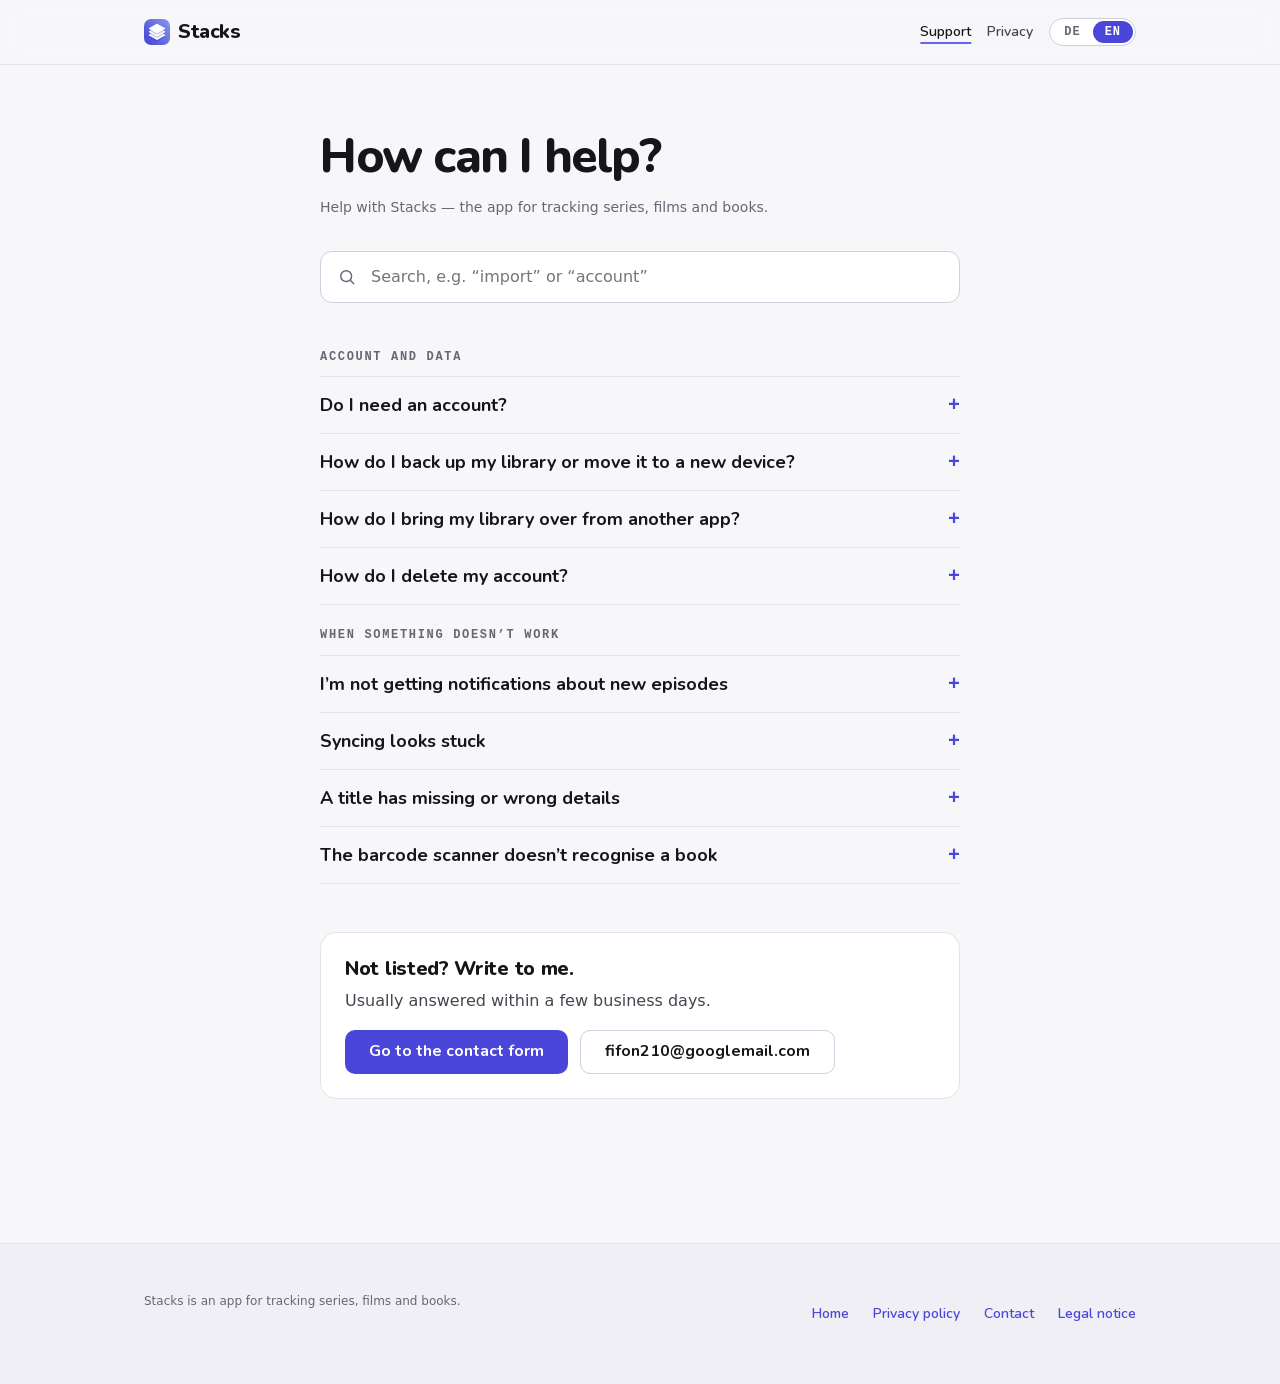
<file: support/index.html>
<!doctype html>
<html>
<head>
<meta charset="utf-8">
<meta name="viewport" content="width=device-width, initial-scale=1">
<title>Support — Stacks</title>
<meta name="description" content="Hilfe rund um Stacks: häufige Fragen zu Konto, Sicherung, Umzug, Benachrichtigungen und Synchronisierung, und wie du mich erreichst.">
<link rel="icon" href="../assets/icon-180.png" type="image/png">
<link rel="apple-touch-icon" href="../assets/icon-180.png">
<link rel="stylesheet" href="../assets/stacks.css">
<script src="../assets/site.js"></script>
</head>
<body>

<a class="skip-link" href="#main">
  <span class="l" lang="de">Zum Inhalt springen</span>
  <span class="l" lang="en">Skip to content</span>
</a>

<header class="masthead">
  <div class="shell masthead__inner">
    <a class="wordmark" href="../">
      <img src="../assets/icon-180.png" width="26" height="26" alt="">
      Stacks
    </a>
    <nav class="masthead__links">
      <a href="./" aria-current="page"><span class="l" lang="de">Support</span><span class="l" lang="en">Support</span></a>
      <a href="../privacy-policy/"><span class="l" lang="de">Datenschutz</span><span class="l" lang="en">Privacy</span></a>
    </nav>
    <div class="langswitch">
      <span class="visually-hidden" id="lang-label">Sprache / Language</span>
      <button type="button" data-set-lang="de" aria-pressed="false" aria-describedby="lang-label">DE</button>
      <button type="button" data-set-lang="en" aria-pressed="false" aria-describedby="lang-label">EN</button>
    </div>
  </div>
</header>

<main id="main">
  <div class="shell shell--prose page-head">
    <h1><span class="l" lang="de">Wie kann ich helfen?</span><span class="l" lang="en">How can I help?</span></h1>
    <p>
      <span class="l" lang="de">Hilfe rund um Stacks — die App zum Verfolgen von Serien, Filmen und Büchern.</span>
      <span class="l" lang="en">Help with Stacks — the app for tracking series, films and books.</span>
    </p>
    <!-- Ohne JavaScript bleibt das Feld weg: site.js nimmt hidden erst ab, wenn die Suche funktioniert. -->
    <label class="search" hidden>
      <svg viewBox="0 0 24 24" aria-hidden="true"><circle cx="11" cy="11" r="6.5"/><path d="M16 16l4 4"/></svg>
      <span class="visually-hidden"><span class="l" lang="de">Häufige Fragen durchsuchen</span><span class="l" lang="en">Search the questions</span></span>
      <input type="search" autocomplete="off" placeholder="Frage suchen, z. B. „Import“ oder „Konto“" data-ph-de="Frage suchen, z. B. „Import“ oder „Konto“" data-ph-en="Search, e.g. “import” or “account”">
    </label>
  </div>

  <div class="shell shell--prose prose">

    <div class="l" lang="de">
      <section data-faq-group aria-labelledby="g-konto">
        <h2 class="faq-group__title" id="g-konto">Konto und Daten</h2>
        <div class="faq faq--support">
          <details id="konto">
            <summary>Brauche ich ein Konto?</summary>
            <p>Nein. Stacks funktioniert vollständig ohne Anmeldung — alle Einträge bleiben dann lokal auf dem Gerät. Ein Konto ist nur nötig, wenn du deine Bibliothek zwischen Geräten synchronisieren möchtest, per E-Mail oder Apple.</p>
            <p class="path">In der App: Profil → Anmelden für Cloud-Sync</p>
          </details>
          <details id="sicherung">
            <summary>Wie sichere ich meine Bibliothek oder ziehe sie auf ein neues Gerät um?</summary>
            <p>Zwei Wege, beide im Profil:</p>
            <ul>
              <li><strong>Profil → Sicherung</strong>: automatische Sicherungen, „Jetzt sichern“ und Wiederherstellen der letzten Sicherung. Beim Wiederherstellen werden die aktuellen Daten ersetzt.</li>
              <li><strong>Profil → Export / Import</strong>: Bibliothek als JSON oder CSV exportieren und die JSON-Datei auf einem anderen Gerät wieder importieren.</li>
            </ul>
            <p>Mit aktivem Konto übernimmt die Cloud-Synchronisierung den Umzug automatisch.</p>
          </details>
          <details id="umzug">
            <summary>Wie hole ich meine Bibliothek aus einer anderen App?</summary>
            <p>Für den Import lädst du in der anderen App deinen Export herunter. Eine ZIP-Datei tippst du in der Dateien-App einmal an, dann wird sie entpackt. Dann diese Dateien auswählen:</p>
            <ul>
              <li><strong>Letterboxd</strong>: watched.csv, ratings.csv, watchlist.csv</li>
              <li><strong>Goodreads</strong>: goodreads_library_export.csv</li>
              <li><strong>Trakt</strong> (trakt.tv → Settings → Data → Export): alle watched-history- und lists-watchlist-Dateien</li>
              <li><strong>TV Time</strong>: tvtime-series-episodes.csv, tvtime-series.csv, tvtime-movies.csv</li>
            </ul>
            <p>Serien kommen mit allen gesehenen Folgen. Was sich nicht sicher zuordnen lässt, legt Stacks als eigenen Eintrag an, den du danach bearbeiten kannst. Titel, die schon in deiner Sammlung sind, werden übersprungen.</p>
            <p class="path">In der App: Profil → Aus Letterboxd, Goodreads, Trakt, TV Time</p>
          </details>
          <details id="loeschen">
            <summary>Wie lösche ich mein Konto?</summary>
            <p>Konto und zugehörige Daten werden dauerhaft gelöscht; das lässt sich nicht rückgängig machen. Wenn du deine Einträge behalten möchtest, exportiere sie vorher über <strong>Profil → Export / Import</strong>.</p>
            <p class="path">In der App: Profil → Konto löschen</p>
          </details>
        </div>
      </section>

      <section data-faq-group aria-labelledby="g-probleme">
        <h2 class="faq-group__title" id="g-probleme">Wenn etwas nicht klappt</h2>
        <div class="faq faq--support">
          <details id="benachrichtigungen">
            <summary>Ich bekomme keine Benachrichtigungen zu neuen Folgen</summary>
            <p>Prüfe beides: die Einstellung in der App und die Freigabe für Stacks in den Systemeinstellungen des Geräts. Benachrichtigungen gibt es für Serien, die als aktiv geführt werden und ein bekanntes Ausstrahlungsdatum haben.</p>
            <p class="path">In der App: Profil → Benachrichtigungen</p>
          </details>
          <details id="sync">
            <summary>Die Synchronisierung wirkt hängen geblieben</summary>
            <p>Der Zeitpunkt der letzten Synchronisierung steht im Profil. Prüfe die Internetverbindung und ob du angemeldet bist; ein Abmelden und erneutes Anmelden stößt die Synchronisierung neu an. Wenn es dann noch klemmt: kurze Mail mit dem Zeitpunkt und dem betroffenen Eintrag.</p>
          </details>
          <details id="titeldaten">
            <summary>Zu einem Titel fehlen Angaben oder sie sind falsch</summary>
            <p>Die Titeldaten stammen von <a href="https://www.themoviedb.org">The Movie Database (TMDB)</a> und <a href="https://books.google.com">Google Books</a>. Korrekturen an der Quelle wirken sich mit etwas Verzögerung auch in Stacks aus. Schreib mir trotzdem gern — dann prüfe ich, ob es an der Zuordnung in der App liegt.</p>
          </details>
          <details id="scanner">
            <summary>Der Barcode-Scanner erkennt ein Buch nicht</summary>
            <p>Der Scanner liest ISBN-Barcodes. Bei schlechten Lichtverhältnissen oder beschädigtem Code hilft die Suche über Titel oder Autor. Die Kamera wird ausschließlich lokal zum Lesen des Codes verwendet, es werden keine Fotos gespeichert oder übertragen.</p>
          </details>
        </div>
      </section>

      <p class="search-empty" hidden>Keine Frage passt zu „<span data-query></span>“. Schreib mir einfach – unten steht wie.</p>

      <div class="contact contact--end">
        <h2>Nicht dabei? Schreib mir.</h2>
        <p>Antwort in der Regel innerhalb weniger Werktage.</p>
        <div class="actions">
          <a class="button button--primary" href="../kontakt/">Zum Kontaktformular</a>
          <a class="button button--secondary" href="mailto:fifon210@googlemail.com">fifon210@googlemail.com</a>
        </div>
      </div>
    </div>

    <div class="l" lang="en">
      <section data-faq-group aria-labelledby="g-account">
        <h2 class="faq-group__title" id="g-account">Account and data</h2>
        <div class="faq faq--support">
          <details id="account">
            <summary>Do I need an account?</summary>
            <p>No. Stacks works fully without signing in — every entry then stays local on your device. An account is only needed to sync your library across devices, using email or Apple.</p>
            <p class="path">In the app: Profile → Sign in for Cloud Sync</p>
          </details>
          <details id="backup">
            <summary>How do I back up my library or move it to a new device?</summary>
            <p>Two ways, both under Profile:</p>
            <ul>
              <li><strong>Profile → Backup</strong>: automatic backups, “Back up now”, and restoring the most recent backup. Restoring replaces your current data.</li>
              <li><strong>Profile → Export / Import</strong>: export your library as JSON or CSV, then import the JSON file on another device.</li>
            </ul>
            <p>With an account signed in, cloud sync handles the move for you.</p>
          </details>
          <details id="move-in">
            <summary>How do I bring my library over from another app?</summary>
            <p>To import, download your export from the other app. Tap a ZIP file once in the Files app to unpack it. Then pick these files:</p>
            <ul>
              <li><strong>Letterboxd</strong>: watched.csv, ratings.csv, watchlist.csv</li>
              <li><strong>Goodreads</strong>: goodreads_library_export.csv</li>
              <li><strong>Trakt</strong> (trakt.tv → Settings → Data → Export): all watched-history and lists-watchlist files</li>
              <li><strong>TV Time</strong>: tvtime-series-episodes.csv, tvtime-series.csv, tvtime-movies.csv</li>
            </ul>
            <p>Shows come in with every episode you watched. Anything Stacks can’t match for certain is added as your own entry, which you can edit afterwards. Titles already in your library are skipped.</p>
            <p class="path">In the app: Profile → From Letterboxd, Goodreads, Trakt, TV Time</p>
          </details>
          <details id="delete">
            <summary>How do I delete my account?</summary>
            <p>The account and its data are removed permanently and this cannot be undone. If you want to keep your entries, export them first under <strong>Profile → Export / Import</strong>.</p>
            <p class="path">In the app: Profile → Delete account</p>
          </details>
        </div>
      </section>

      <section data-faq-group aria-labelledby="g-trouble">
        <h2 class="faq-group__title" id="g-trouble">When something doesn’t work</h2>
        <div class="faq faq--support">
          <details id="notifications">
            <summary>I’m not getting notifications about new episodes</summary>
            <p>Check both: the setting in the app, and the permission for Stacks in your device’s system settings. Notifications go out for series marked as active that have a known air date.</p>
            <p class="path">In the app: Profile → Notifications</p>
          </details>
          <details id="syncing">
            <summary>Syncing looks stuck</summary>
            <p>The time of the last sync is shown in your profile. Check your internet connection and that you’re signed in; signing out and back in restarts syncing. If it still won’t move, send a short email with the time and the entry affected.</p>
          </details>
          <details id="titles">
            <summary>A title has missing or wrong details</summary>
            <p>Title data comes from <a href="https://www.themoviedb.org">The Movie Database (TMDB)</a> and <a href="https://books.google.com">Google Books</a>. Corrections made at the source reach Stacks after a short delay. Write to me anyway — I’ll check whether the app matched the wrong entry.</p>
          </details>
          <details id="scanning">
            <summary>The barcode scanner doesn’t recognise a book</summary>
            <p>The scanner reads ISBN barcodes. In poor light or with a damaged code, searching by title or author works better. The camera is used only on device to read the code; no photos are stored or transmitted.</p>
          </details>
        </div>
      </section>

      <p class="search-empty" hidden>No question matches “<span data-query></span>”. Just write to me – see below.</p>

      <div class="contact contact--end">
        <h2>Not listed? Write to me.</h2>
        <p>Usually answered within a few business days.</p>
        <div class="actions">
          <a class="button button--primary" href="../kontakt/">Go to the contact form</a>
          <a class="button button--secondary" href="mailto:fifon210@googlemail.com">fifon210@googlemail.com</a>
        </div>
      </div>
    </div>

  </div>
</main>

<footer class="colophon">
  <div class="shell colophon__inner">
    <div>
      <small>
        <span class="l" lang="de">Stacks ist eine App zum Verfolgen von Serien, Filmen und Büchern.</span>
        <span class="l" lang="en">Stacks is an app for tracking series, films and books.</span>
      </small>
    </div>
    <nav>
      <a href="../"><span class="l" lang="de">Start</span><span class="l" lang="en">Home</span></a>
      <a href="../privacy-policy/"><span class="l" lang="de">Datenschutz</span><span class="l" lang="en">Privacy policy</span></a>
      <a href="../kontakt/"><span class="l" lang="de">Kontakt</span><span class="l" lang="en">Contact</span></a>
      <a href="../privacy-policy/#impressum"><span class="l" lang="de">Impressum</span><span class="l" lang="en">Legal notice</span></a>
    </nav>
  </div>
</footer>

</body>
</html>
</file>
<file: assets/stacks.css>
/* Stacks — gemeinsames Stylesheet für Landing Page, Support und Datenschutz.
   Farben und Abstände folgen den App-Tokens aus src/theme/. Schriftgrößen nur aus
   12 14 16 18 20 24 30 36 48 60 px, Abstände nur aus 4 8 12 16 24 32 48 64 96 px
   (Refactoring UI) — Zwischenwerte nur als Endpunkte von clamp(). */

/* Selbst gehostet statt von Google Fonts geladen: ein Abruf bei Google überträgt
   die IP-Adresse ohne Einwilligung (LG München I, 3 O 17493/20). Eine variable
   Datei deckt 600–800 ab. */
@font-face {
  font-family: "Nunito";
  font-style: normal;
  font-weight: 600 800;
  font-display: swap;
  src: url("fonts/nunito-latin.woff2") format("woff2");
}

:root {
  color-scheme: light dark;

  /* Flächen */
  --paper: #F7F7FA;
  --paper-raised: #FFFFFF;
  --paper-sunken: #EFEFF5;
  --rule: #E2E2EC;
  --rule-strong: #CFCFDD;

  /* Text */
  --ink: #16161A;
  --ink-soft: #45454F;
  /* #6E6E7B hatte auf --paper-sunken nur 4,39:1 (Fußzeile, 12px) — jetzt 4,86:1. */
  --ink-faint: #676774;

  /* Akzent */
  --indigo: #6366F1;
  --indigo-deep: #4A46D9;
  --indigo-wash: rgba(99, 102, 241, 0.08);
  --on-indigo: #FFFFFF;
  --visited: #7E3AA8;

  /* Medientypen — Grafik */
  --series: #5457E5;
  --film: #B45309;
  --book: #067A55;
  /* Medientypen — Text (kontraststark genug für kleine Schrift) */
  --series-ink: #4A46D9;
  --film-ink: #96450A;
  --book-ink: #056348;

  --shadow-low: 0 1px 2px rgba(22, 22, 40, 0.06), 0 2px 6px rgba(22, 22, 40, 0.04);
  --shadow-mid: 0 2px 4px rgba(22, 22, 40, 0.06), 0 10px 24px rgba(22, 22, 40, 0.08);

  --display: "Nunito", ui-rounded, "Segoe UI", system-ui, sans-serif;
  --body: -apple-system, BlinkMacSystemFont, "Segoe UI", Roboto, system-ui, sans-serif;
  --mono: ui-monospace, SFMono-Regular, "SF Mono", Menlo, Consolas, monospace;

  --measure: 34rem;
  --wide: 68rem;
  --gutter: clamp(1.25rem, 5vw, 3rem);
}

@media (prefers-color-scheme: dark) {
  :root {
    --paper: #131317;
    --paper-raised: #1C1C22;
    --paper-sunken: #0E0E11;
    --rule: #2E2E38;
    --rule-strong: #3E3E4A;

    --ink: #F0F0F4;
    --ink-soft: #BEBEC9;
    --ink-faint: #8E8E9C;

    --indigo: #818CF8;
    --indigo-deep: #9BA5FA;
    --indigo-wash: rgba(129, 140, 248, 0.12);
    --on-indigo: #16161A;
    --visited: #D3A6F5;

    --series: #818CF8;
    --film: #FBBF24;
    --book: #34D399;
    --series-ink: #9BA5FA;
    --film-ink: #FBBF24;
    --book-ink: #34D399;

    --shadow-low: 0 1px 2px rgba(0, 0, 0, 0.4);
    --shadow-mid: 0 2px 4px rgba(0, 0, 0, 0.35), 0 10px 24px rgba(0, 0, 0, 0.45);
  }
}

*, *::before, *::after { box-sizing: border-box; }

html { -webkit-text-size-adjust: 100%; }

body {
  margin: 0;
  background: var(--paper);
  color: var(--ink);
  font-family: var(--body);
  font-size: 1rem;
  line-height: 1.6;
  -webkit-font-smoothing: antialiased;
}

h1, h2, h3, h4 {
  font-family: var(--display);
  font-weight: 800;
  line-height: 1.15;
  letter-spacing: -0.015em;
  margin: 0;
  text-wrap: balance;
}

a { color: var(--indigo-deep); text-decoration-thickness: 1px; text-underline-offset: 0.18em; }
a:hover { color: var(--indigo); }

:focus-visible {
  outline: 2px solid var(--indigo);
  outline-offset: 3px;
  border-radius: 4px;
}

.visually-hidden {
  position: absolute; width: 1px; height: 1px;
  margin: -1px; padding: 0; border: 0;
  clip-path: inset(50%); overflow: hidden; white-space: nowrap;
}

.skip-link {
  position: absolute; left: var(--gutter); top: 0.5rem;
  transform: translateY(-200%);
  background: var(--paper-raised); color: var(--ink);
  padding: 0.5rem 0.75rem; border-radius: 8px;
  box-shadow: var(--shadow-mid); z-index: 20;
  font-family: var(--display); font-weight: 700; font-size: 0.875rem;
  text-decoration: none;
}
.skip-link:focus-visible { transform: translateY(0); }

.shell {
  width: min(var(--wide), 100%);
  margin-inline: auto;
  padding-inline: var(--gutter);
}
.shell--prose { width: min(46rem, 100%); }

/* ── Kopfzeile ─────────────────────────────────────────── */

.masthead {
  position: sticky; top: 0; z-index: 10;
  background: color-mix(in srgb, var(--paper) 88%, transparent);
  backdrop-filter: saturate(1.4) blur(10px);
  border-bottom: 1px solid var(--rule);
}
.masthead__inner {
  display: flex; align-items: center; gap: 1rem;
  min-height: 4rem;
  flex-wrap: wrap;
}
/* Fitts: Tippziele mindestens 44 px hoch (vorher 19–32 px). Nur die Höhe wächst —
   in der Breite ist die Kopfzeile bei 390px schon voll. */
.wordmark, .masthead__links a, .colophon nav a, .jump a, .contact .mail {
  display: inline-flex; align-items: center; min-height: 2.75rem;
}
.wordmark {
  gap: 0.5rem;
  font-family: var(--display); font-weight: 800; font-size: 1.25rem;
  letter-spacing: -0.02em; color: var(--ink); text-decoration: none;
  margin-right: auto;
}
.wordmark img { display: block; border-radius: 7px; }

.masthead__links { display: flex; align-items: center; gap: 1rem; }
.masthead__links a {
  font-family: var(--display); font-weight: 600; font-size: 0.875rem;
  color: var(--ink-soft); text-decoration: none;
}
.masthead__links a:hover { color: var(--ink); }
/* Krug: "you are here" darf nicht subtil sein — Farbe allein unterscheidet sich zu wenig vom Nachbarlink. */
.masthead__links a[aria-current="page"] {
  color: var(--ink);
  text-decoration: underline 2px var(--indigo);
  text-underline-offset: 0.45em;
}
/* Auf 390px-Displays passt die Zeile nur mit engeren Abständen — sonst rutscht der Sprachumschalter in eine eigene Zeile. */
@media (max-width: 26rem) {
  .masthead__inner, .masthead__links { gap: 0.75rem; }
}

/* Sprachumschalter */
.langswitch {
  display: inline-flex; align-items: center;
  border: 1px solid var(--rule-strong); border-radius: 999px;
  padding: 2px; background: var(--paper-raised);
}
.langswitch button {
  position: relative;
  appearance: none; border: 0; background: transparent; cursor: pointer;
  font-family: var(--mono); font-size: 0.75rem; font-weight: 600;
  letter-spacing: 0.08em; text-transform: uppercase;
  color: var(--ink-faint); padding: 0.25rem 0.75rem; border-radius: 999px;
  transition: background 140ms ease, color 140ms ease;
}
.langswitch button:hover { color: var(--ink); }
/* Unsichtbar vergrößerte Trefferfläche auf 44px Höhe, ohne die Pille aufzublähen. */
.langswitch button::after { content: ""; position: absolute; inset: -0.6875rem 0; }
/* --indigo-deep: Weiß auf --indigo kam nur auf 4,47:1. */
.langswitch button[aria-pressed="true"] { background: var(--indigo-deep); color: var(--on-indigo); }
/* Ohne JavaScript sagt "beide gedrückt" nichts aus — dann lieber neutral. */
html:not([data-lang]) .langswitch { display: none; }

/* Sprachsteuerung. Jede uebersetzte Einheit traegt .l und ein lang-Attribut.
   Ohne JavaScript fehlt data-lang und beide Fassungen stehen untereinander. */
.l { display: block; }
html[data-lang="de"] .l[lang="en"] { display: none; }
html[data-lang="en"] .l[lang="de"] { display: none; }

/* Ausnahme fuer die Screenshots: ohne data-lang stehen zwei Bilder
   uebereinander im selben Telefonrahmen, der dadurch doppelt so hoch wird
   (gemessen 569 -> 1120 px). Beim Text ist das Untereinander gewollt, im
   Rahmen sieht es kaputt aus — dort bleibt ohne JavaScript die deutsche
   Fassung stehen. */
html:not([data-lang]) .phone img[lang="en"] { display: none; }

/* ── Hero ──────────────────────────────────────────────── */

.hero { padding-block: clamp(2rem, 7vw, 6rem) clamp(3rem, 8vw, 6rem); overflow: hidden; }
.hero__inner {
  display: grid; gap: clamp(2rem, 6vw, 4rem);
  grid-template-columns: 1fr;
  align-items: center;
}
@media (min-width: 62rem) {
  .hero__inner { grid-template-columns: minmax(0, 1fr) minmax(0, 30rem); }
}

.eyebrow {
  font-family: var(--mono); font-size: 0.75rem; font-weight: 600;
  letter-spacing: 0.16em; text-transform: uppercase;
  color: var(--ink-faint);
  margin: 0 0 1.5rem;
}
.eyebrow .is-series { color: var(--series-ink); }
.eyebrow .is-film { color: var(--film-ink); }
.eyebrow .is-book { color: var(--book-ink); }
.eyebrow .l { display: inline; }

.hero h1 {
  font-size: clamp(2.25rem, 6.5vw, 3.75rem);
  letter-spacing: -0.03em;
  margin-bottom: 1.5rem;
}
.hero__lede {
  font-size: clamp(1.125rem, 2.2vw, 1.25rem);
  color: var(--ink-soft);
  max-width: var(--measure);
  margin: 0 0 2rem;
}

.cta { display: flex; align-items: center; gap: 1rem; flex-wrap: wrap; }
.badge {
  display: inline-flex; align-items: center; gap: 0.5rem;
  background: var(--ink); color: var(--paper);
  font-family: var(--display); font-weight: 700; font-size: 1rem;
  padding: 0.75rem 1.5rem; border-radius: 12px;
  box-shadow: var(--shadow-low);
}
/* a:hover would otherwise recolour the pill in the link indigo. */
a.badge, a.badge:hover { color: var(--paper); text-decoration: none; }
.badge.l { display: inline-flex; }
/* Ohne JavaScript nur der deutsche Link, wie bei den Screenshots. */
html:not([data-lang]) .badge[lang="en"] { display: none; }
a.badge:hover { opacity: 0.88; }
/* Badge: Apple verlangt ≥ 40 px Höhe und ein Viertel der Höhe Freiraum — 48 px hoch,
   12 px Rand um die Grafik, kein Hover-Effekt (Veränderungen sind untersagt). */
.store-badge { display: inline-flex; padding: 0.75rem; margin: -0.75rem; border-radius: 12px; }
.store-badge img { display: block; height: 3rem; width: auto; }
html:not([data-lang]) .store-badge[lang="en"] { display: none; }
.cta__note {
  font-family: var(--display); font-weight: 600; font-size: 0.875rem;
  color: var(--ink-faint); margin: 0;
}

/* ── Abschnitte ────────────────────────────────────────── */

.band { padding-block: clamp(3rem, 8vw, 6rem); border-top: 1px solid var(--rule); }
.band--sunken { background: var(--paper-sunken); }

.band__head { max-width: var(--measure); margin-bottom: clamp(2rem, 4vw, 3rem); }
.band__head h2 {
  font-size: clamp(1.5rem, 4vw, 2.25rem);
  letter-spacing: -0.025em;
  margin-bottom: 0.75rem;
}
.band__head p { color: var(--ink-soft); margin: 0; }

/* ── Video ───────────────────────────────────────────── */

.promo__video {
  width: 100%; height: auto; aspect-ratio: 16 / 9;
  border-radius: 16px;
  background: var(--paper-sunken);
  box-shadow: var(--shadow-mid);
}
/* Ohne JavaScript nur die deutsche Fassung, wie bei den Screenshots. */
html:not([data-lang]) .promo__video[lang="en"] { display: none; }
/* Die Breakpoints blenden nur aus, nie ein — so bleiben die Sprachregeln oben unangetastet. */
.promo__video--v {
  aspect-ratio: 9 / 16;
  width: min(100%, calc(80svh * 9 / 16));
  margin-inline: auto;
}
@media (max-width: 40rem) { .promo__video--h { display: none; } }
@media (min-width: 40.0625rem) { .promo__video--v { display: none; } }

/* ── Telefone ──────────────────────────────────────────── */

/* Die Screenshots bringen Statusleiste und Dynamic Island selbst mit; der
   Rahmen ist nur das Gehäuse. Die Bilder sind 718 × 1560 (iPhone 17 Pro Max, verkleinert). */
.phone {
  --w: 17rem;
  width: var(--w);
  max-width: 100%;
  margin: 0;
  padding: calc(var(--w) * 0.035);
  border-radius: calc(var(--w) * 0.17);
  background: #1A1A1F;
  box-shadow:
    inset 0 0 0 1px rgba(255, 255, 255, 0.08),
    0 2px 6px rgba(22, 22, 40, 0.12),
    0 24px 48px -12px rgba(22, 22, 40, 0.28);
}
.phone img {
  display: block; width: 100%; height: auto;
  border-radius: calc(var(--w) * 0.135);
}
@media (prefers-color-scheme: dark) {
  .phone {
    background: #2A2A31;
    box-shadow: inset 0 0 0 1px rgba(255, 255, 255, 0.1), 0 24px 48px -12px rgba(0, 0, 0, 0.7);
  }
}

.hero__phones {
  position: relative;
  isolation: isolate;
  display: grid;
  justify-items: center;
  padding-block: 1rem;
}
/* Ein ruhiger Indigo-Schimmer hinter den Geräten; der Abschluss greift ihn als Verlauf wieder auf. */
.hero__phones::before {
  content: ""; position: absolute; inset: 10% -10%;
  background: radial-gradient(closest-side, var(--indigo-wash), transparent);
  transform: scale(1.4);
  z-index: -1;
}
.hero__phones .phone { grid-area: 1 / 1; }
/* Das hintere Gerät hat ein transform und damit eine eigene Ebene; ohne Animation
   (prefers-reduced-motion) lag es sonst über dem vorderen. */
.phone--front { position: relative; z-index: 1; }
.phone--front { --w: 16.5rem; }
.phone--back { --w: 14.5rem; transform: translate(-42%, 9%) rotate(-5deg); opacity: 0.96; }
@media (max-width: 40rem) {
  .phone--front { --w: 14rem; }
  .phone--back { --w: 12rem; transform: translate(-38%, 8%) rotate(-5deg); }
}

/* ── Showcase: Text neben einem Screen, abwechselnd links und rechts ── */

.showcase {
  display: grid; gap: clamp(2rem, 5vw, 4rem);
  align-items: center; justify-items: center;
  padding-block: clamp(2rem, 5vw, 3rem);
}
.showcase__text { max-width: 30rem; justify-self: start; }
.showcase h2 {
  font-size: clamp(1.5rem, 4vw, 2.25rem);
  letter-spacing: -0.025em;
  margin-bottom: 1rem;
}
.showcase p:not(.kicker) { color: var(--ink-soft); margin: 0; }
@media (min-width: 52rem) {
  .showcase { grid-template-columns: minmax(0, 1fr) minmax(0, 1fr); }
  .showcase__text { justify-self: end; }
  .showcase:nth-child(even) .showcase__text { order: 2; justify-self: start; }
}

.kicker {
  font-family: var(--mono); font-size: 0.75rem; font-weight: 600;
  letter-spacing: 0.16em; text-transform: uppercase;
  color: var(--kicker, var(--indigo-deep));
  margin: 0 0 0.75rem;
}
.showcase--series { --kicker: var(--series-ink); }
.showcase--film   { --kicker: var(--film-ink); }
.showcase--book   { --kicker: var(--book-ink); }

/* ── Kacheln ─────────────────────────────────────────── */

.tiles {
  list-style: none; margin: 0; padding: 0;
  display: grid; gap: 1rem;
  grid-template-columns: 1fr;
}
@media (min-width: 34rem) { .tiles { grid-template-columns: repeat(2, 1fr); } }
/* Drei statt vier: sechs Kacheln ergeben zwei volle Reihen statt 4 + 2. */
@media (min-width: 60rem) { .tiles { grid-template-columns: repeat(3, 1fr); } }
/* Kein Rahmen: --paper-raised hebt sich schon vom --paper-sunken des Bands ab. */
.tile {
  background: var(--paper-raised);
  border-radius: 16px;
  padding: 1.5rem;
}
.tile svg {
  width: 2.25rem; height: 2.25rem; padding: 0.5rem;
  border-radius: 8px; background: var(--indigo-wash);
  fill: none; stroke: var(--indigo-deep); stroke-width: 1.75;
  stroke-linecap: round; stroke-linejoin: round;
  margin-bottom: 1rem;
}
.tile h3 { font-size: 1.125rem; margin-bottom: 0.25rem; }
.tile p { margin: 0; color: var(--ink-soft); font-size: 0.875rem; }

/* ── Abschluss ─────────────────────────────────────────── */

.closer {
  border-top: 1px solid var(--rule);
  padding-block: clamp(3rem, 9vw, 6rem);
  background: radial-gradient(60% 120% at 50% 100%, var(--indigo-wash), transparent);
}
.closer__inner { display: grid; justify-items: center; gap: 1.5rem; text-align: center; }
.closer h2 { font-size: clamp(1.875rem, 4.5vw, 3rem); letter-spacing: -0.03em; max-width: 22ch; }
.closer__note { margin: 0; color: var(--ink-soft); }

@media (prefers-reduced-motion: no-preference) {
  /* Doherty: das Hauptbild steht nach ~0,5 s statt ~0,8 s. */
  .hero__phones .phone { animation: rise 400ms cubic-bezier(0.2, 0.7, 0.3, 1) both; }
  .hero__phones .phone--front { animation-delay: 80ms; }
  @keyframes rise { from { opacity: 0; translate: 0 24px; } to { opacity: 1; translate: 0 0; } }
}

/* ── Hero: Umschalter Serien / Filme / Bücher ─────────── */

/* Ohne JavaScript bleibt die alte Eyebrow mit home.jpg stehen; site.js setzt
   data-tabs, sobald der Umschalter funktioniert. */
.media-tabs, .hero__caption, .phone--front img[data-tab] { display: none; }
html[data-tabs] .media-tabs { display: flex; }
html[data-tabs] .hero__caption { display: block; }
html[data-tabs] .hero__copy > .eyebrow, html[data-tabs] .phone--front img[data-home] { display: none; }
/* Nur das aktive Bild in der aktiven Sprache. */
html[data-tabs][data-lang="de"] .phone--front img[data-tab][lang="de"].is-active,
html[data-tabs][data-lang="en"] .phone--front img[data-tab][lang="en"].is-active { display: block; }

.media-tabs { flex-wrap: wrap; gap: 0.5rem; margin: 0 0 1.5rem; }
.media-tabs button {
  display: inline-flex; align-items: center; gap: 0.5rem;
  min-height: 2.75rem; padding: 0 1rem; border-radius: 999px;
  border: 1px solid var(--rule-strong); background: transparent; cursor: pointer;
  font-family: var(--mono); font-size: 0.75rem; font-weight: 600;
  letter-spacing: 0.16em; text-transform: uppercase; color: var(--ink-faint);
}
.media-tabs button::before {
  content: ""; width: 8px; height: 8px; border-radius: 50%; background: var(--dot);
}
.media-tabs button:hover { color: var(--ink); }
.media-tabs button[aria-selected="true"] {
  background: var(--paper-raised); border-color: var(--dot); color: var(--tab-ink);
  box-shadow: var(--shadow-low);
}
.media-tabs .l { display: inline; }
.media-tabs [data-kind="series"] { --dot: var(--series); --tab-ink: var(--series-ink); }
.media-tabs [data-kind="film"]   { --dot: var(--film);   --tab-ink: var(--film-ink); }
.media-tabs [data-kind="book"]   { --dot: var(--book);   --tab-ink: var(--book-ink); }

/* 4rem statt der 1,5rem aus dem Entwurf: das hintere Telefon ragt durch translate/rotate
   gut 3rem unter das vordere und verdeckte die Bildunterschrift (gemessen bei 390 und 1280 px). */
.hero__caption {
  grid-area: 2 / 1; margin: 4rem 0 0; text-align: center;
  font-family: var(--mono); font-size: 0.75rem; color: var(--ink-faint); letter-spacing: 0.04em;
}
.hero__caption span { display: none; }
html[data-lang="de"] .hero__caption span[lang="de"].is-active,
html[data-lang="en"] .hero__caption span[lang="en"].is-active { display: inline; }

/* QR-Karte: nur, wo man nicht schon am iPhone ist. */
.qr-card {
  display: none; align-items: center; gap: 1rem;
  margin-top: 2rem; padding: 1rem; max-width: 24rem;
  background: var(--paper-raised); border-radius: 16px; box-shadow: var(--shadow-low);
}
@media (min-width: 40.0625rem) { .qr-card { display: flex; } }
.qr-card a { flex: 0 0 auto; border-radius: 8px; }
html:not([data-lang]) .qr-card a[lang="en"] { display: none; }
.qr-card img { display: block; width: 6rem; height: 6rem; border-radius: 8px; }
.qr-card__title { margin: 0; font-family: var(--display); font-weight: 700; font-size: 1rem; color: var(--ink); }
.qr-card__text { margin: 0.25rem 0 0; font-size: 0.875rem; color: var(--ink-soft); }

.byline { margin: 2rem 0 0; font-size: 0.875rem; color: var(--ink-soft); max-width: 26rem; }
.byline strong { color: var(--ink); font-weight: 600; }

/* ── „Deine Sammlung gehört dir“: Haarlinien-Raster ───── */

.facts {
  list-style: none; margin: 0; padding: 0;
  display: grid; gap: 1px; background: var(--rule);
  grid-template-columns: repeat(auto-fit, minmax(min(100%, 15rem), 1fr));
  border: 1px solid var(--rule); border-radius: 16px; overflow: hidden;
}
.facts li { background: var(--paper-raised); padding: 1.5rem; }
.facts h3 { font-size: 1.125rem; margin-bottom: 0.25rem; }
.facts p:not(.kicker) { margin: 0; font-size: 0.875rem; color: var(--ink-soft); }
.kicker--soft { --kicker: var(--ink-soft); }
.kicker--series { --kicker: var(--series-ink); }
.kicker--film { --kicker: var(--film-ink); }
.kicker--book { --kicker: var(--book-ink); }
.band__foot { margin: 1.5rem 0 0; font-size: 0.875rem; color: var(--ink-faint); }

/* ── Aufklappbare Fragen (Startseite, Support) ─────────── */

.faq { border-top: 1px solid var(--rule); }
.faq details { border-bottom: 1px solid var(--rule); }
.faq summary {
  display: flex; align-items: center; justify-content: space-between; gap: 1rem;
  min-height: 3.5rem; padding-block: 0.75rem; cursor: pointer; list-style: none;
  font-family: var(--display); font-weight: 700; font-size: 1.125rem; line-height: 1.35; color: var(--ink);
}
.faq summary::-webkit-details-marker { display: none; }
.faq summary::after { content: "+"; font-family: var(--mono); font-size: 1.25rem; color: var(--indigo-deep); }
.faq details[open] > summary::after { content: "–"; }
.faq details > p, .faq details li { color: var(--ink-soft); }
.faq details > p { margin: 0 0 1.5rem; }
.faq details > ul { margin: -0.75rem 0 1.5rem; }
.faq details > p:has(+ .path) { margin-bottom: 0.75rem; }

/* .prose setzt h2 als Abschnittstrenner; die Gruppentitel im Support sind kleiner. */
.prose .faq-group__title {
  font-size: 0.75rem; font-family: var(--mono); font-weight: 600;
  letter-spacing: 0.14em; text-transform: uppercase; color: var(--ink-faint);
  margin: 2.5rem 0 0.75rem; padding-top: 0; border-top: 0;
}
.prose p.path {
  display: inline-flex; padding: 0.25rem 0.75rem; border-radius: 8px;
  background: var(--indigo-wash); color: var(--ink);
  font-family: var(--display); font-weight: 700; font-size: 0.875rem;
}

/* Suchfeld im Support. Ohne JavaScript bleibt es per hidden-Attribut weg. */
.search {
  display: flex; align-items: center; gap: 0.75rem;
  min-height: 3.25rem; padding: 0 1rem; margin-top: 2rem;
  background: var(--paper-raised); border: 1px solid var(--rule-strong); border-radius: 12px;
}
.search[hidden], [data-faq-group][hidden], .faq details[hidden] { display: none; }
.search:focus-within { outline: 2px solid var(--indigo); outline-offset: 1px; }
.search svg { flex: 0 0 auto; width: 20px; height: 20px; fill: none; stroke: var(--ink-faint); stroke-width: 1.75; stroke-linecap: round; }
.search input {
  flex: 1; min-width: 0; border: 0; background: transparent; outline: 0;
  font: inherit; color: var(--ink); min-height: 3rem;
}
.search-empty { margin-top: 1.5rem; }

/* Kontakt am Ende des Supports */
.contact--end { margin-top: 3rem; }
.actions { display: flex; flex-wrap: wrap; gap: 0.75rem; margin-top: 1rem; }
.button {
  display: inline-flex; align-items: center; min-height: 2.75rem; padding: 0 1.5rem;
  border-radius: 10px; font-family: var(--display); font-weight: 700; font-size: 1rem;
  text-decoration: none; cursor: pointer;
}
a.button--primary, .button--primary { background: var(--indigo-deep); color: var(--on-indigo); border: 0; }
a.button--primary:hover, .button--primary:hover { background: var(--indigo); color: var(--on-indigo); }
a.button--secondary, .button--secondary { background: transparent; color: var(--ink); border: 1px solid var(--rule-strong); }
a.button--secondary:hover, .button--secondary:hover { color: var(--ink); border-color: var(--ink-faint); }
.contact .actions .l { display: inline-flex; }

/* ── Datenschutz: Kurzfassung, Inhaltsverzeichnis neben dem Text ── */

.summary { padding: clamp(1.25rem, 3vw, 2rem); margin: 2rem 0 3rem; }
/* Fest 2 × 2 statt auto-fit mit 14rem aus dem Entwurf: das ergab drei Zellen plus eine
   einzelne in der zweiten Reihe. Auf dem Telefon eine Spalte. */
.prose .summary .facts { grid-template-columns: 1fr; margin: 1rem 0 0; padding: 0; }
@media (min-width: 40.0625rem) { .prose .summary .facts { grid-template-columns: repeat(2, 1fr); } }
.prose .summary .facts li { padding: 1rem; margin: 0; }
.summary__label { display: block; font-family: var(--mono); font-size: 0.75rem; color: var(--ink-faint); margin-bottom: 0.25rem; }
.summary .facts p { margin: 0; color: var(--ink); font-size: 1rem; }
.prose .summary__foot { margin: 1rem 0 0; font-size: 0.875rem; color: var(--ink-faint); }

@media (min-width: 62rem) {
  .shell--policy { width: min(65rem, 100%); }
  .policy { display: grid; grid-template-columns: 14rem minmax(0, 42rem); gap: 3rem; align-items: start; }
  .policy > .jump {
    position: sticky; top: 5rem; margin: 0; padding: 0; background: none; border: 0; border-radius: 0;
    max-height: calc(100vh - 6rem); overflow-y: auto;
  }
  .policy > .jump a {
    min-height: 2.25rem; padding: 0.25rem 0 0.25rem 0.75rem; border-left: 2px solid var(--rule);
    color: var(--ink-soft); gap: 0.5rem; align-items: baseline; line-height: 1.35;
  }
  .policy > .jump a[aria-current="true"] { border-left-color: var(--indigo); color: var(--ink); }
  .policy__body > h2:first-child { margin-top: 0; }
}
.jump .num { font-family: var(--mono); font-size: 0.75rem; color: var(--ink-faint); min-width: 1.25rem; }
.impressum { margin-top: 4rem; }
/* Sprungziele nicht unter der klebenden Kopfzeile (4rem) verstecken. */
.prose [id] { scroll-margin-top: 5rem; }

/* ── Kontakt: Anliegen, Prüfung am Feld, Erfolg ohne Seitenwechsel ── */

.topics { border: 0; padding: 0; margin: 0.75rem 0 0; min-width: 0; }
.topics legend { font-family: var(--display); font-weight: 600; font-size: 0.9375rem; color: var(--ink); padding: 0; margin-bottom: 0.5rem; }
.topics__row { display: flex; flex-wrap: wrap; gap: 0.5rem; }
.topics label { margin: 0 !important; position: relative; }
.topics input { position: absolute; opacity: 0; inset: 0; margin: 0; cursor: pointer; }
.topics span.pill {
  display: inline-flex; align-items: center; min-height: 2.75rem; padding: 0 1rem;
  border-radius: 999px; border: 1px solid var(--rule-strong); background: var(--paper-raised);
  font-family: var(--display); font-weight: 700; font-size: 1rem; color: var(--ink);
}
.topics input:checked + span.pill { background: var(--ink); border-color: var(--ink); color: var(--paper); }
.topics input:focus-visible + span.pill { outline: 2px solid var(--indigo); outline-offset: 3px; }
.topics .l { display: inline; }

.bug-only[hidden] { display: none; }
.bug-hint { background: var(--indigo-wash); border-radius: 12px; padding: 1rem 1.5rem; margin-top: 0.75rem; font-size: 0.875rem; }
.bug-hint p, .bug-hint li { color: var(--ink) !important; font-size: 0.875rem; }
.bug-hint p { margin: 0 0 0.5rem !important; }
.bug-hint ul { margin: 0 !important; }
.bug-hint li { margin-bottom: 0.25rem; }
.contact-form input.app-version { max-width: 12rem; }

.label-row { display: flex; justify-content: space-between; align-items: baseline; gap: 1rem; margin-top: 0.75rem; }
.label-row label { margin-top: 0 !important; }
.counter { font-family: var(--mono); font-size: 0.75rem; color: var(--ink-faint); }
.field-error { margin: 0 !important; font-size: 0.875rem; color: var(--film-ink) !important; }
.field-error[hidden] { display: none; }
.contact-form [aria-invalid="true"] { border-color: var(--film); }
.contact-form button[disabled] { opacity: 0.6; cursor: progress; }

.sent { padding: 2rem; }
.sent[hidden] { display: none; }
.sent h2 { font-size: 1.5rem !important; }
.sent .l { display: inline; }

/* Schlussnotiz der Startseite: schmaler als die Spalte des Abschlusses. */
.closer__note { max-width: 34rem; }

/* ── Fließtext (Support, Datenschutz) ──────────────────── */

.page-head { padding-block: clamp(2rem, 7vw, 4rem) 1.5rem; }
.page-head h1 { font-size: clamp(1.875rem, 5vw, 3rem); letter-spacing: -0.03em; }
.page-head p { color: var(--ink-faint); margin: 0.75rem 0 0; font-size: 0.875rem; }

.prose { padding-bottom: clamp(3rem, 8vw, 6rem); }
.prose h2 {
  font-size: 1.5rem; margin: 3rem 0 0.75rem;
  padding-top: 1.5rem; border-top: 1px solid var(--rule);
}
.prose h2:first-of-type { border-top: 0; padding-top: 0; margin-top: 1.5rem; }
.prose h3 { font-size: 1.125rem; margin: 2rem 0 0.5rem; }
.prose p, .prose li { color: var(--ink-soft); }
.prose p { margin: 0 0 1rem; }
.prose ul { padding-left: 1.5rem; margin: 0 0 1rem; }
.prose li { margin-bottom: 0.5rem; }
.prose strong { color: var(--ink); font-weight: 600; }
/* Besuchte Links anders färben: zeigt auf Support/Datenschutz, welche Antwort man schon gelesen hat. */
.prose a:visited { color: var(--visited); }

.jump {
  background: var(--paper-raised); border: 1px solid var(--rule);
  border-radius: 16px; padding: 1.5rem; margin-bottom: 3rem;
}
.jump h2 {
  font-size: 0.75rem !important; font-family: var(--mono); font-weight: 600;
  letter-spacing: 0.14em; text-transform: uppercase; color: var(--ink-faint);
  margin: 0 0 0.75rem !important; padding-top: 0 !important; border-top: 0 !important;
}
.jump ul { list-style: none; margin: 0; padding: 0; display: grid; }
.jump li { margin: 0; }
.jump a { font-family: var(--display); font-weight: 600; font-size: 0.875rem; text-decoration: none; }
.jump a:hover { text-decoration: underline; }

.callout {
  background: var(--indigo-wash);
  border-left: 3px solid var(--indigo);
  border-radius: 0 8px 8px 0;
  padding: 1rem 1.5rem; margin: 0 0 2rem;
}
.callout p { margin: 0; font-size: 0.875rem; }
.callout--notice p { font-size: inherit; }
.linkish {
  appearance: none; background: none; border: 0; padding: 0;
  font: inherit; color: var(--indigo-deep); cursor: pointer;
  text-decoration: underline; text-underline-offset: 0.18em;
}
.linkish:hover { color: var(--indigo); }

.contact {
  background: var(--paper-raised); border: 1px solid var(--rule);
  border-radius: 16px; padding: 1.5rem; margin-bottom: 3rem;
}
.contact h2 { margin: 0 0 0.5rem !important; padding-top: 0 !important; border-top: 0 !important; font-size: 1.25rem !important; }
.contact .mail {
  font-family: var(--display); font-weight: 700; font-size: 1.125rem;
  margin-bottom: 0.75rem;
}
.contact p:last-child { margin-bottom: 0; }
.contact .l { display: inline; }

/* ── Kontaktformular ───────────────────────────────────── */

.contact-form { display: grid; gap: 0.5rem; }
.contact-form label { font-family: var(--display); font-weight: 600; font-size: 0.9375rem; color: var(--ink); margin-top: 0.75rem; }
.contact-form input, .contact-form textarea {
  font: inherit; color: var(--ink); background: var(--paper-raised);
  border: 1px solid var(--rule-strong); border-radius: 8px;
  padding: 0.75rem; width: 100%; box-sizing: border-box;
}
.contact-form textarea { resize: vertical; min-height: 10rem; }
.contact-form input:focus-visible, .contact-form textarea:focus-visible { outline: 2px solid var(--indigo); outline-offset: 1px; }
.contact-form__trap { position: absolute; left: -10000px; width: 1px; height: 1px; overflow: hidden; }
.contact-form__note { font-size: 0.875rem; margin: 1rem 0 0.5rem !important; }
.contact-form button {
  justify-self: start; font-family: var(--display); font-weight: 700; font-size: 1rem;
  color: var(--on-indigo); background: var(--indigo-deep); border: 0; border-radius: 10px;
  padding: 0.75rem 1.5rem; cursor: pointer;
}
.contact-form button:hover { background: var(--indigo); }
.form-status { background: var(--indigo-wash); border-left: 3px solid var(--indigo); border-radius: 0 8px 8px 0; padding: 1rem 1.5rem; margin: 0 0 2rem; }
.form-status--error { border-left-color: var(--film); }
.form-status p { margin: 0 !important; color: var(--ink) !important; }

/* ── Fußzeile ──────────────────────────────────────────── */

.colophon {
  border-top: 1px solid var(--rule);
  padding-block: 3rem;
  background: var(--paper-sunken);
}
.colophon__inner {
  display: flex; flex-wrap: wrap; gap: 1.5rem 3rem;
  align-items: flex-start; justify-content: space-between;
}
.colophon nav { display: flex; flex-wrap: wrap; gap: 1.5rem; }
.colophon nav a { font-family: var(--display); font-weight: 600; font-size: 0.875rem; text-decoration: none; }
.colophon nav a:hover { text-decoration: underline; }
/* Links im Kleintext bleiben in dessen Größe, sonst springen sie aus der Zeile. */
.colophon small a { font: inherit; }
.colophon small {
  display: block; color: var(--ink-faint); font-size: 0.75rem; line-height: 1.6;
  max-width: 32rem;
}
.colophon small + small { margin-top: 0.5rem; }
</file>
